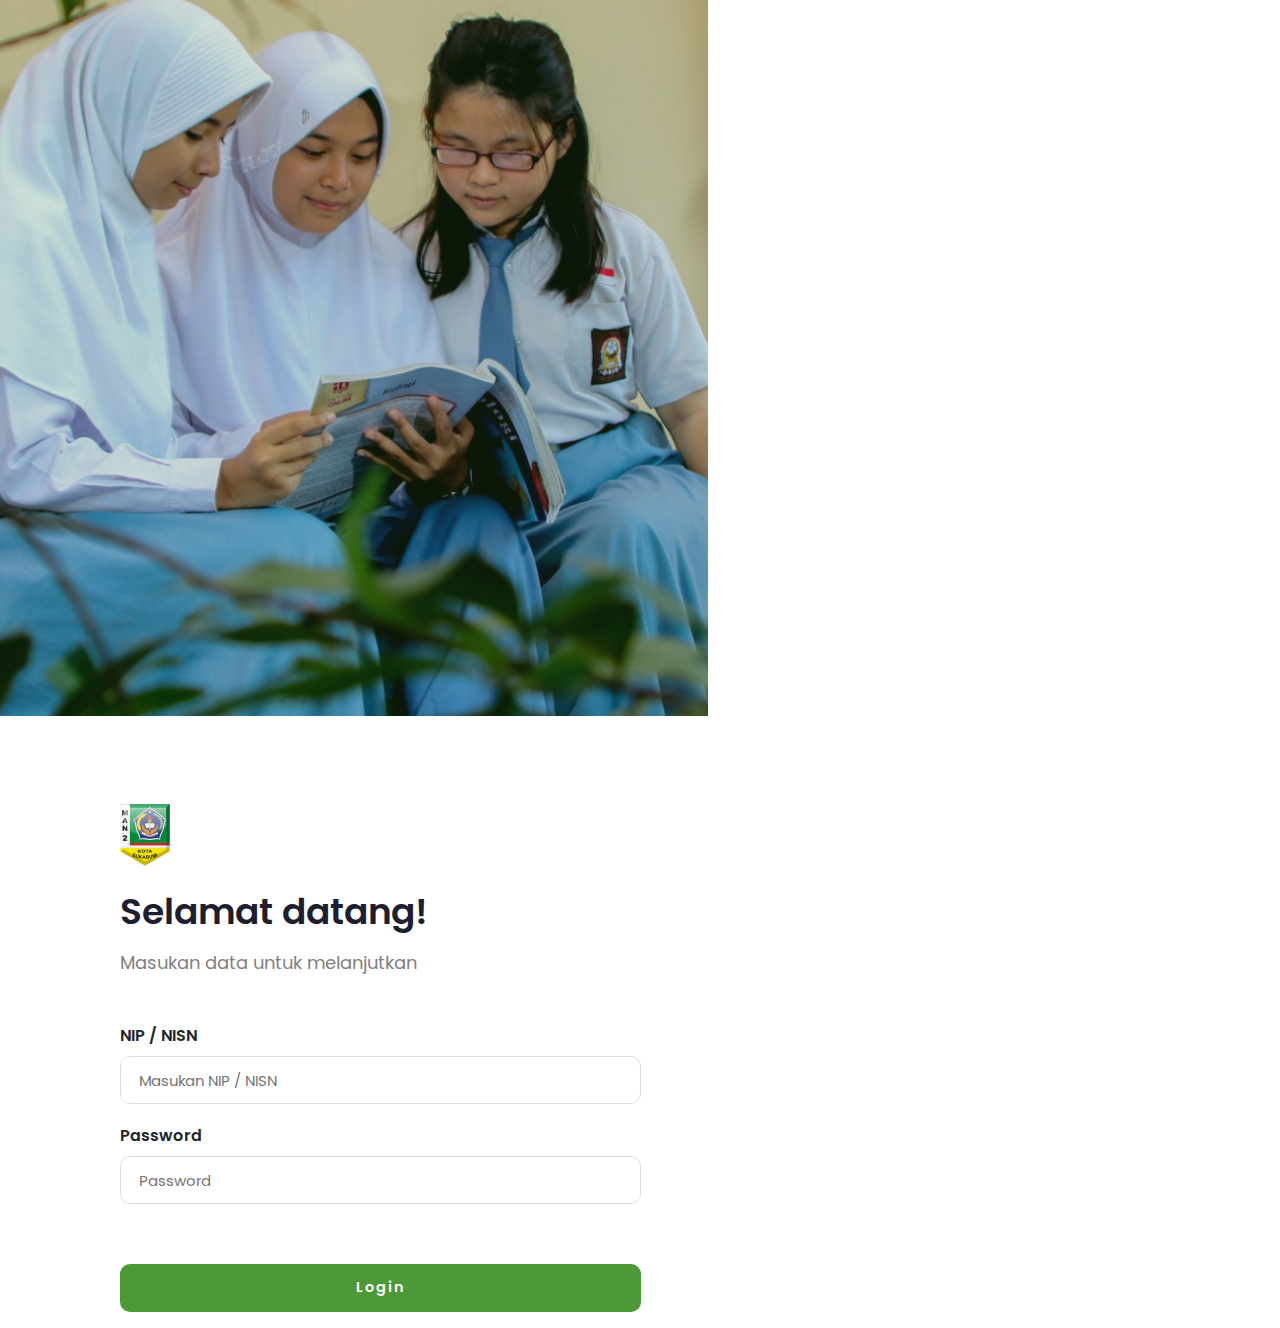
<file: index.html>
<!DOCTYPE html>
<html>
  <head>
    <title>Login Form</title>
    <meta charset="utf-8" />
    <meta
      name="viewport"
      content="width=device-width, initial-scale=1, shrink-to-fit=no"
    />
    <link rel="stylesheet" href="../src/css/bootstrap.min.css" />
    <link rel="stylesheet" href="../styles/login.css" />
  </head>
  <body>
    <div class="container-fluid">
      <div class="row">
        <img
          class="col-12 col-md-12 col-lg-4 col-xxl-6 img-login d-none d-lg-block"
          src="/assets/img_login.jpg"
          alt="Image Login"
        />
        <div class="col-12 col-md-12 col-lg-5 col-xxl-4 form-container">
          <div class="form-box">
            <div>
              <img
                class="logo-man mt-5"
                src="/assets/logo-man.png"
                alt="Logo MAN 3 Kota Sukabumi"
                width="50"
                height="62"
              />
              <h5 class="text-login mt-4">Selamat datang!</h5>

              <p class="text-form mt-3">Masukan data untuk melanjutkan</p>

              <form class="form-box">
                <label class="mb-2 fw-semibold">NIP / NISN</label>
                <div class="form-input">
                  <input
                    class="w-100 input-height"
                    type="text"
                    placeholder="Masukan NIP / NISN"
                    required
                  />
                </div>
                <label class="mb-2 fw-semibold">Password</label>
                <div class="form-input">
                  <input
                    class="w-100 input-height"
                    type="password"
                    placeholder="Password"
                    required
                  />
                </div>
                <!-- <div class="mb-3">
                  <div class="form-check">
                    <input
                      class="form-check-input"
                      type="checkbox"
                      id="flexCheckDefault"
                    />
                    <label
                      class="form-check-label checkbox"
                      for="flexCheckDefault"
                    >
                      Remember me
                    </label>
                  </div>
                </div>  -->
              </form>

              <div class="mb-3 button-submit">
                <button type="submit" class="btn btn-primary w-100">
                  <a class="text-white fw-semibold" href="pages/admin.html">
                    Login
                  </a>
                </button>
              </div>
            </div>
          </div>
        </div>
      </div>
    </div>
  </body>
</html>
</file>
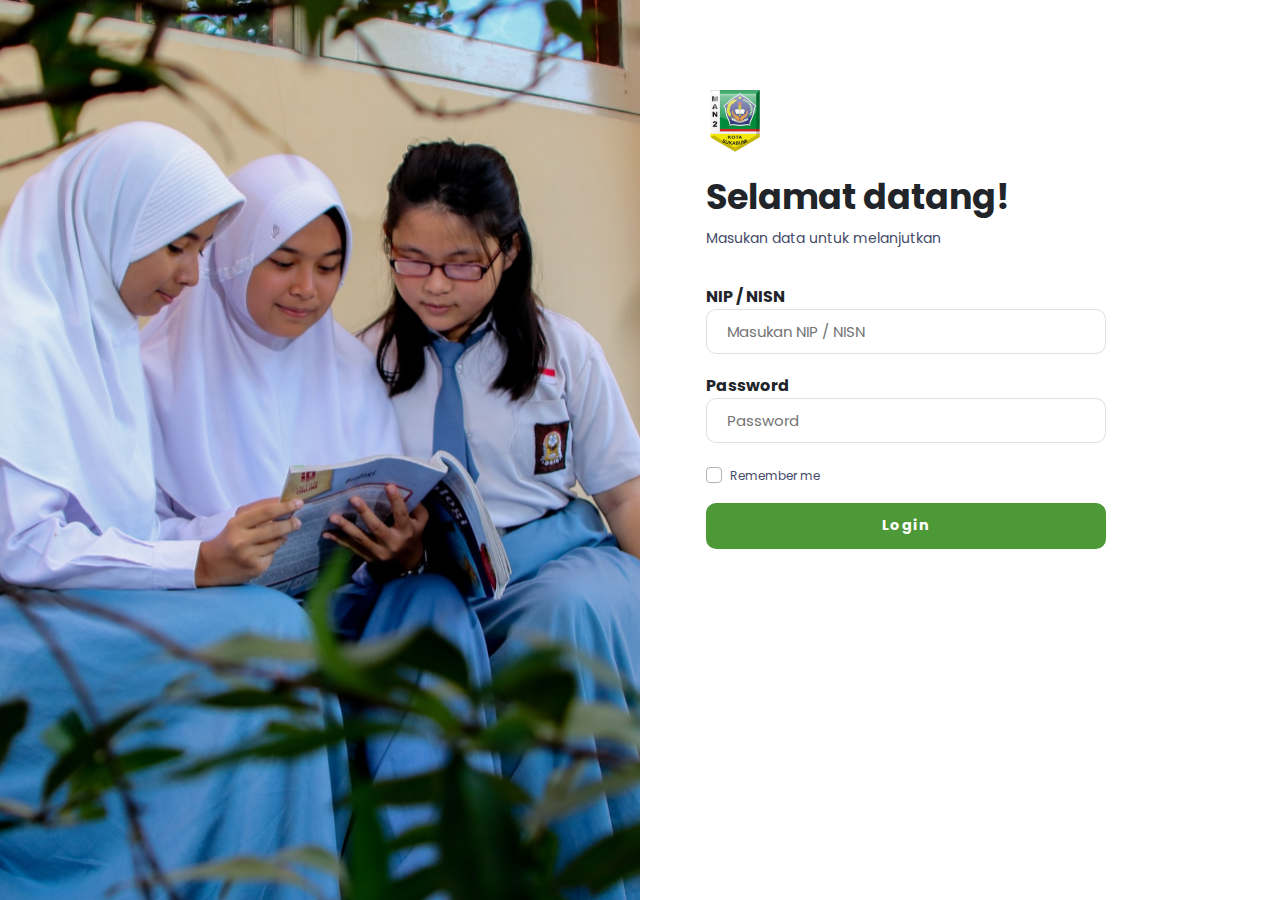
<file: pages/index.html>
<!DOCTYPE html>
<html>
<head>
    <title>Login Form</title>
    <meta charset="utf-8" />
    <meta
    name="viewport"
    content="width=device-width, initial-scale=1, shrink-to-fit=no"
    />
    <link rel="stylesheet" type="text/css" href="/styles/index.css" />
    <link
    rel="stylesheet"
    href="https://stackpath.bootstrapcdn.com/bootstrap/4.5.0/css/bootstrap.min.css"
    />
    <link
    href="https://stackpath.bootstrapcdn.com/font-awesome/4.7.0/css/font-awesome.min.css"
    rel="stylesheet"
    />
    <script src="https://code.jquery.com/jquery-3.5.1.slim.min.js"></script>
    <link rel="preconnect" href="https://fonts.googleapis.com" />
    <link rel="preconnect" href="https://fonts.gstatic.com" crossorigin />
    <link
    href="https://fonts.googleapis.com/css2?family=Poppins:wght@300;400;600&display=swap"
    rel="stylesheet"
    />
</head>
<body>
    <div class="container-fluid">
        <div class="row">
          <div class="col-lg-6 col-md-6 d-none d-md-block image-container"></div>
            <div class="col-lg-6 col-md-6 form-container">
                <div class="col-lg-8 col-md-12 col-sm-9 col-xs-12 form-box">
                    <div class="card-body">
                        <img src="/assets/logo-man.png" alt="" class="logo-man" />
                        <h4 class="title mt-4 ml-lg-3">Selamat datang!</h4>
                        <p class="text-1 ml-lg-3 text-login">Masukan data untuk melanjutkan</p>
                        <form class="form-box px-3">
                            <span class="NIP">NIP / NISN</span>
                        <div class="form-input">
                            <input
                            type="text"
                            name=""
                            placeholder="Masukan NIP / NISN"
                            tabindex="100"
                            required
                            />
                        </div>
                        <span class="NIP">Password</span>
                        <div class="form-input">
                            <input
                            type="password"
                            name=""
                            placeholder="Password"
                            required
                            />
                        </div>
            
                          <div class="mb-3">
                            <div class="custom-control custom-checkbox">
                              <input
                                type="checkbox"
                                class="custom-control-input"
                                id="cb1"
                                name=""
                              />
                              <label class="custom-control-label Rem" for="cb1"
                                >Remember me</label
                              >
                            </div>
                          </div>
            
                          <div class="mb-3 button-submit">
                            <a href="#">
                              <button type="submit" class="btn btn-block">
                              Login
                              </button>
                            </a>
                          </div>
                    </div>
                </div>
            </div>
        </div>
    </div> 
</body>
</html>
</file>
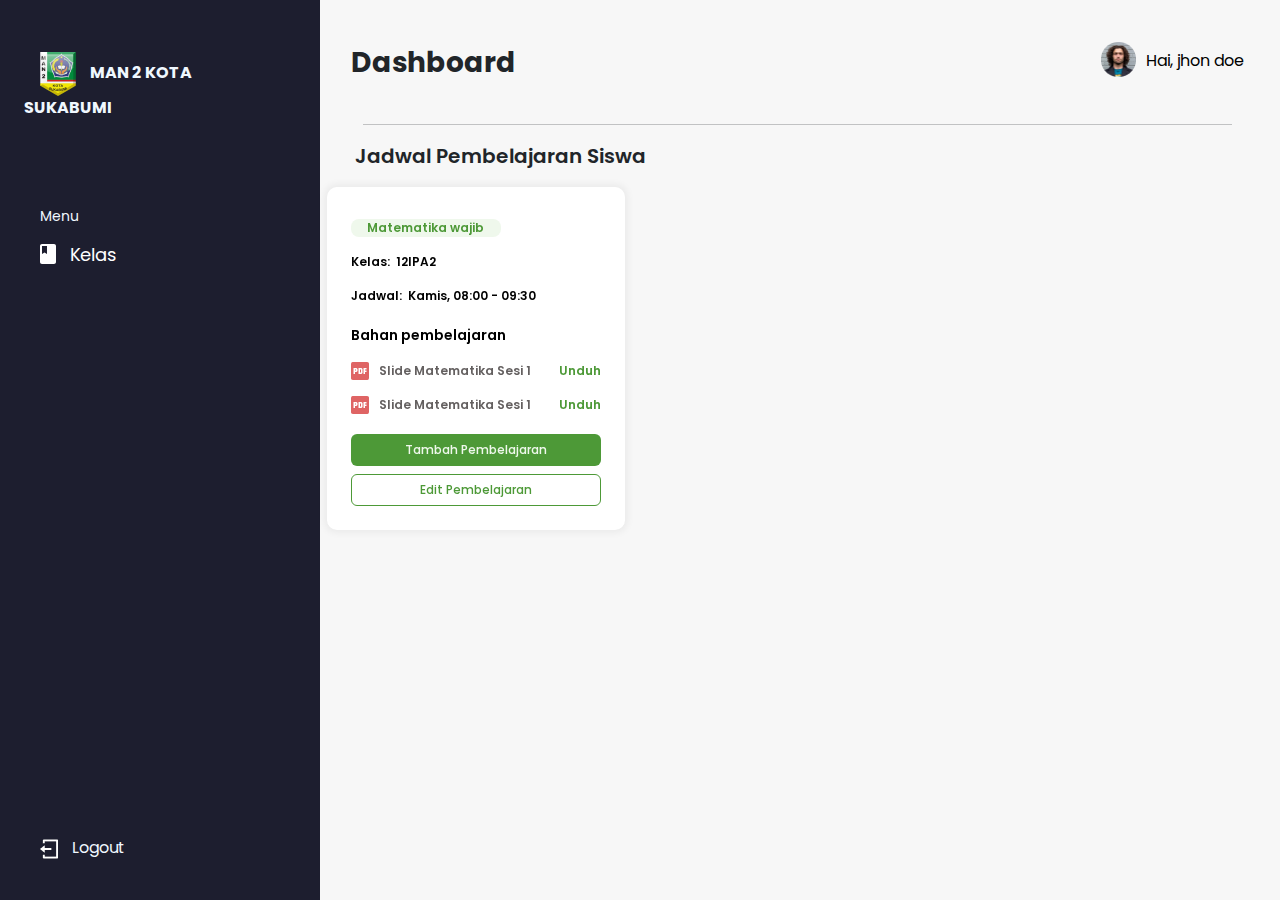
<file: pages/admin.html>
<!DOCTYPE html>
<html lang="en">
  <head>
    <meta charset="UTF-8" />
    <meta http-equiv="X-UA-Compatible" content="IE=edge" />
    <meta name="viewport" content="width=device-width, initial-scale=1.0" />
    <link rel="stylesheet" href="../src/css/bootstrap.min.css" />
    <link rel="stylesheet" href="../styles/index.css" />
    <title>Admin</title>
  </head>
  <body>
    <main class="containner" id="dashboard">
      <div class="sidebar d-none d-md-none d-lg-block position-fixed">
        <div class="header p-4">
          <div class="list-item">
            <a href="#" class="p-3">
              <img src="/assets/logo-man-2.png" alt="" class="icon" />
              <span class="text-judul">MAN 2 KOTA SUKABUMI</span>
            </a>

            <div class="main">
              <ul class="list p-3">
                <li class="menu">Menu</li>
                <li class="menu-das">
                  <a href="#">
                    <img src="/assets/logo-kelas.svg" alt="" class="icon2" />
                    <span class="text-das align-text-top">Kelas</span>
                  </a>
                </li>
              </ul>
            </div>
          </div>
          <footer>
            <a href="../index.html" class="p-3">
              <img src="/assets/logout.png" alt="" class="icon-logout" />
              <span class="text-logout">Logout</span>
            </a>
          </footer>
        </div>
      </div>

      <div class="main-content">
        <nav
          class="navbar navbar-light bg-white navbar-expand fixed-bottom d-lg-none p-0"
        >
          <ul class="navbar-nav nav-justified w-100">
            <li class="nav-item">
              <a href="#" class="nav-link text-center">
                <img src="/assets/das-nav.svg" alt="" class="" />
                <span class="small d-block">Dashboard</span>
              </a>
            </li>

            <li class="nav-item dropup">
              <a
                href="#"
                class="nav-link text-center"
                role="button"
                id="dropdownMenuProfile"
                data-toggle="dropdown"
                aria-haspopup="true"
                aria-expanded="false"
              >
                <img src="/assets/log-nav.svg" alt="" class="" />
                <span class="small d-block">Logout</span>
              </a>
            </li>
          </ul>
        </nav>

        <!-- end -->
        <div class="container-fluid d-flex justify-content-between mt-2">
          <span class="d-lg-none img-tab p-3">
            <img src="/assets/logo-man-2.png" alt="" />
          </span>
          <p
            class="navbar-brand-title p-4 pt-4 text-decoration-none d-none d-sm-none d-lg-block"
          >
            Dashboard
          </p>
          <a class="navbar-brand p-4 pt-4 d-flex" href="#">
            <img
              src="/assets/foto-profil.png"
              alt=""
              class="d-inline-block img-profile"
            />
            <p class="text-profile align-text-top d-none d-sm-none d-md-block">
              Hai, jhon doe
            </p>
          </a>
        </div>
        <hr class="mt-0 mx-5" />

        <section id="Jadwal">
          <div class="container">
            <div class="row">
              <div class="col-12">
                <span class="title-card">Jadwal Pembelajaran Siswa</span>
              </div>
            </div>

            <!-- card -->
            <div class="row mb-5">
              <div class="col-md-6 col-lg-5 col-xl-4 m-0">
                <div class="card-jadwal">
                  <div class="card-content mx-auto">
                    <p class="card-matkul my-2">Matematika wajib</p>

                    <div class="kelas-jadwal p mt-3 mb-0">
                      <div class="kelas d-flex">
                        <p>Kelas: &nbsp;</p>
                        <span>12IPA2</span>
                      </div>
                      <div class="jadwal d-flex">
                        <p>Jadwal: &nbsp;</p>
                        <span id="jadwal-guru">Kamis, 08:00 - 09:30</span>
                      </div>
                    </div>

                    <div class="card-unduh my-1">
                      <p class="p-guru">Bahan pembelajaran</p>
                      <div class="d-flex card-profile" href="#">
                        <img
                          src="/assets/pdf.png"
                          alt=""
                          class="d-inline-block img-profile card-image"
                        />
                        <p class="mapel">Slide Matematika Sesi 1</p>
                        <div class="button-unduh">
                          <a class="download text-decoration-none" href="http"
                            >Unduh</a
                          >
                        </div>
                        <div class="clear"></div>
                      </div>
                      <div class="d-flex card-profile" href="#">
                        <img
                          src="/assets/pdf.png"
                          alt=""
                          class="d-inline-block img-profile card-image"
                        />
                        <p class="mapel">Slide Matematika Sesi 1</p>
                        <div class="button-unduh">
                          <a class="download text-decoration-none" href="http"
                            >Unduh</a
                          >
                        </div>
                        <div class="clear"></div>
                      </div>
                    </div>
                  </div>

                  <!-- modal -->
                  <!-- Button trigger modal -->
                  <button
                    type="button"
                    class="btn btn-lapor w-100"
                    data-bs-toggle="modal"
                    data-bs-target="#staticBackdrop"
                  >
                    Tambah Pembelajaran
                  </button>

                  <button
                    type="button"
                    class="btn btn-lapor-guru w-100 d-flex justify-content-center mt-2"
                    data-bs-toggle="modal"
                    data-bs-target="#staticBackdrop"
                  >
                    Edit Pembelajaran
                  </button>

                  <!-- Modal -->
                  <div
                    class="modal fade"
                    id="staticBackdrop"
                    data-bs-backdrop="static"
                    data-bs-keyboard="false"
                    tabindex="-1"
                    aria-labelledby="staticBackdropLabel"
                    aria-hidden="true"
                  >
                    <div class="modal-dialog">
                      <div class="modal-content p-3">
                        <div class="modal-header">
                          <span class="modal-title" id="">
                            Bahan Pembelajaran
                          </span>
                          <button
                            type="button"
                            class="btn-close"
                            data-bs-dismiss="modal"
                            aria-label="Close"
                          ></button>
                        </div>

                        <div class="modal-body mt-4">
                          <div>
                            <p class="text-absen-siswa">Tambah Pelajaran</p>
                            <div class="input-group custom-file-button">
                              <input
                                type="file"
                                class="form-control"
                                id="inputGroupFile"
                              />
                            </div>
                            <div class="mb-3 my-3 text-keterangan">
                              <label
                                for="exampleFormControlTextarea1"
                                class="form-label mb-3"
                                >Bahan Pembelajaran</label
                              >
                              <div class="d-flex modal-guru" href="#">
                                <img
                                  src="/assets/pdf.png"
                                  alt=""
                                  class="d-inline-block img-profile modal-image-guru"
                                />
                                <span class="mapel-guru"
                                  >Slide Matematika Sesi 1</span
                                >
                                <div class="button-unduh">
                                  <a
                                    class="delete text-decoration-none text-danger"
                                    href=""
                                    >Hapus</a
                                  >
                                </div>
                                <div class="clear"></div>
                              </div>
                            </div>
                          </div>
                        </div>

                        <div class="modal-footer">
                          <button
                            type="button"
                            class="btn btn-submit-laporan w-100"
                          >
                            <a href="#" class="text-decoration-none text-light"
                              >Submit</a
                            >
                          </button>
                        </div>
                      </div>
                    </div>
                  </div>
                </div>
              </div>
            </div>
          </div>
        </section>
      </div>
    </main>
  </body>
  <script src="../src/js/bootstrap.bundle.js"></script>
</html>
</file>
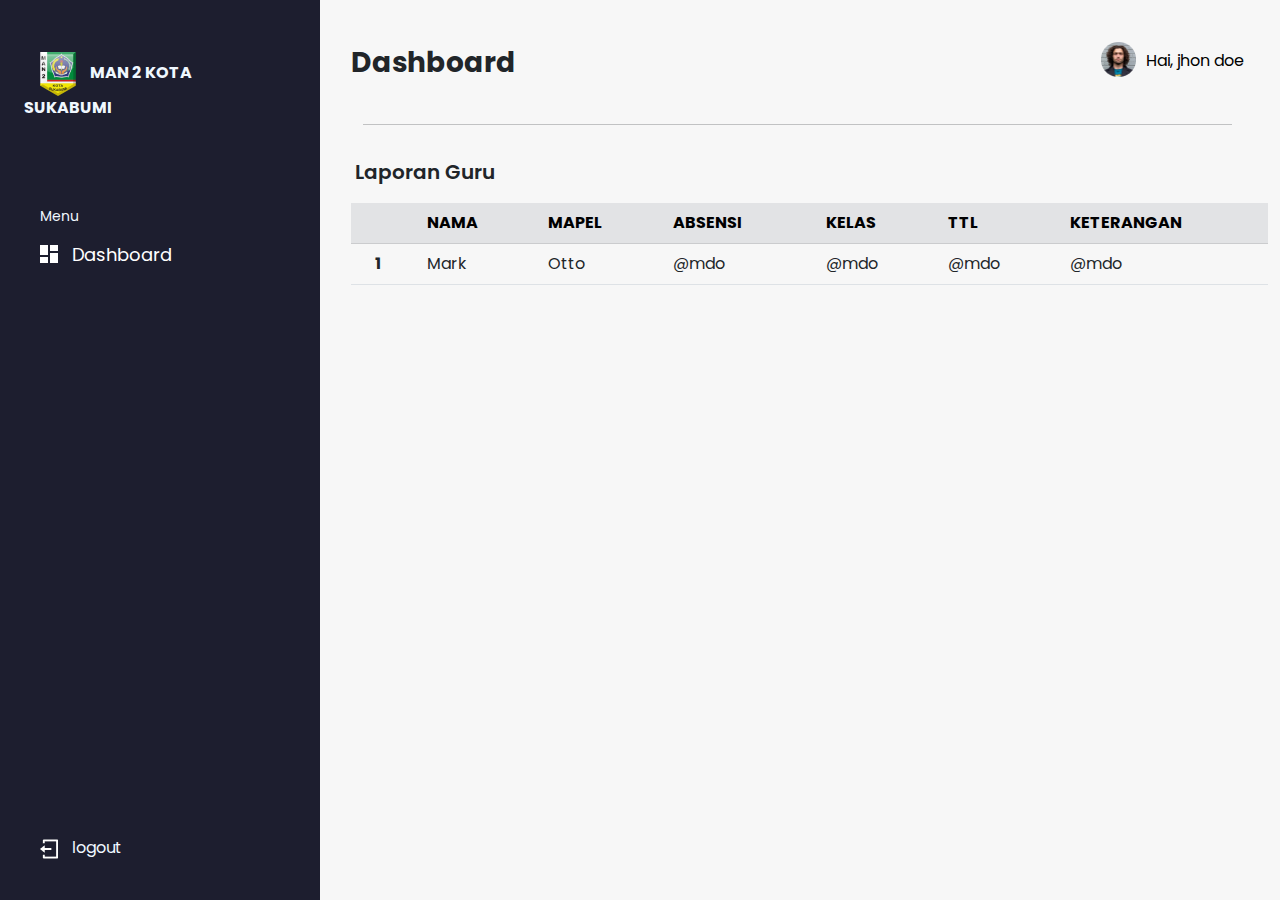
<file: pages/Kepsek.html>
<!DOCTYPE html>
<html lang="en">
  <head>
    <meta charset="UTF-8" />
    <meta http-equiv="X-UA-Compatible" content="IE=edge" />
    <meta name="viewport" content="width=device-width, initial-scale=1.0" />
    <link rel="stylesheet" href="../src/css/bootstrap.min.css" />
    <link rel="stylesheet" href="../styles/index.css" />
    <title>Super Admin</title>
  </head>
  <body>
    <main class="containner" id="dashboard">
      <div class="sidebar d-none d-md-none d-lg-block position-fixed">
        <div class="header p-4">
          <div class="list-item">
            <a href="#" class="p-3">
              <img src="/assets/logo-man-2.png" alt="" class="icon" />
              <span class="text-judul">MAN 2 KOTA SUKABUMI</span>
            </a>

            <div class="main">
              <ul class="list p-3">
                <li class="menu">Menu</li>
                <li class="menu-das">
                  <a href="#">
                    <img src="/assets/logo dash.png" alt="" class="icon2" />
                    <span class="text-das align-text-top">Dashboard</span>
                  </a>
                </li>
              </ul>
            </div>
          </div>
          <footer>
            <a href="#" class="p-3">
              <img src="/assets/logout.png" alt="" class="icon-logout" />
              <span class="text-logout">logout</span>
            </a>
          </footer>
        </div>
      </div>

      <div class="main-content">
        <nav
          class="navbar navbar-light bg-white navbar-expand fixed-bottom d-lg-none p-0"
        >
          <ul class="navbar-nav nav-justified w-100">
            <li class="nav-item">
              <a href="#" class="nav-link text-center">
                <img src="/assets/das-nav.svg" alt="" class="" />
                <span class="small d-block">Dashboard</span>
              </a>
            </li>

            <li class="nav-item dropup">
              <a
                href="#"
                class="nav-link text-center"
                role="button"
                id="dropdownMenuProfile"
                data-toggle="dropdown"
                aria-haspopup="true"
                aria-expanded="false"
              >
                <img src="/assets/log-nav.svg" alt="" class="" />
                <span class="small d-block">Logout</span>
              </a>
            </li>
          </ul>
        </nav>

        <!-- end -->

        <div class="container-fluid d-flex justify-content-between mt-2">
          <span class="d-lg-none img-tab p-3">
            <img src="/assets/logo-man-2.png" alt="" />
          </span>
          <p
            class="navbar-brand-title p-4 pt-4 text-decoration-none d-none d-sm-none d-lg-block"
          >
            Dashboard
          </p>
          <a class="navbar-brand p-4 pt-4 d-flex" href="#">
            <img
              src="/assets/foto-profil.png"
              alt=""
              class="d-inline-block img-profile"
            />
            <p class="text-profile align-text-top d-none d-sm-none d-md-block">
              Hai, jhon doe
            </p>
          </a>
        </div>
        <hr class="mt-0 mx-5" />

        <section id="Jadwal">
          <div class="container">
            <div class="row">
              <div class="col-12 mt-3">
                <span class="title-card">Laporan Guru</span>
              </div>
            </div>

            <!-- table -->

            <div class="table-responsive">
              <table class="table mx-4 mt-3 table-hover">
                <thead class="table-secondary">
                  <tr>
                    <th scope="col"></th>
                    <th scope="col">NAMA</th>
                    <th scope="col">MAPEL</th>
                    <th scope="col">ABSENSI</th>
                    <th scope="col">KELAS</th>
                    <th scope="col">TTL</th>
                    <th scope="col">KETERANGAN</th>
                  </tr>
                </thead>
                <tbody>
                  <tr>
                    <th scope="row" class="ps-4">1</th>
                    <td>Mark</td>
                    <td>Otto</td>
                    <td>@mdo</td>
                    <td>@mdo</td>
                    <td>@mdo</td>
                    <td>@mdo</td>
                  </tr>
                </tbody>
              </table>
            </div>
          </div>
        </section>
      </div>
    </main>
  </body>
  <script src="../src/js/bootstrap.bundle.js"></script>
</html>
</file>
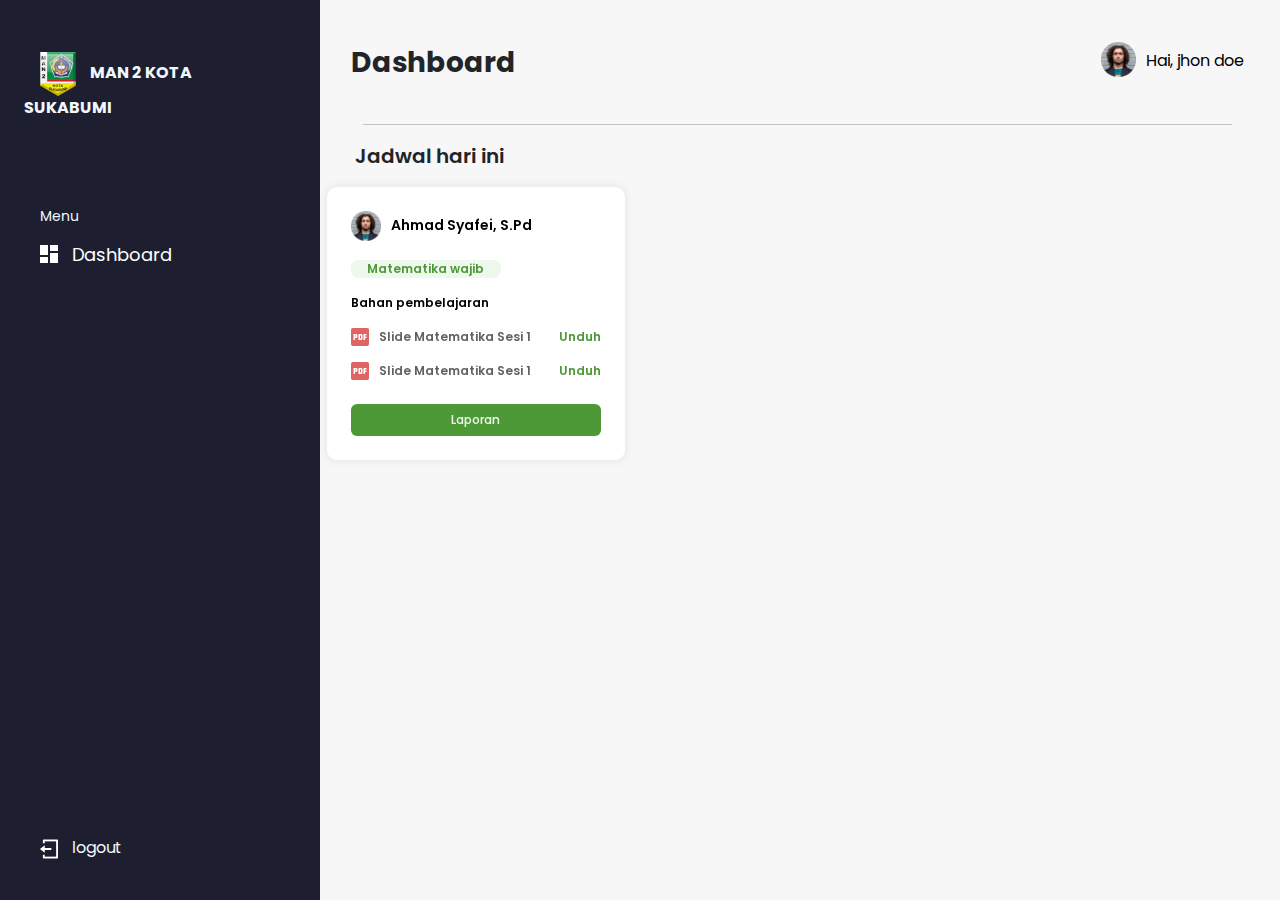
<file: pages/siswa.html>
<!DOCTYPE html>
<html lang="en">
  <head>
    <meta charset="UTF-8" />
    <meta http-equiv="X-UA-Compatible" content="IE=edge" />
    <meta name="viewport" content="width=device-width, initial-scale=1.0" />
    <link rel="stylesheet" href="../src/css/bootstrap.min.css" />
    <link rel="stylesheet" href="../styles/index.css" />
    <title>Admin</title>
  </head>
  <body>
    <main class="containner" id="dashboard">
      <div class="sidebar d-none d-md-none d-lg-block position-fixed">
        <div class="header p-4">
          <div class="list-item">
            <a href="#" class="p-3">
              <img src="/assets/logo-man-2.png" alt="" class="icon" />
              <span class="text-judul">MAN 2 KOTA SUKABUMI</span>
            </a>

            <div class="main">
              <ul class="list p-3">
                <li class="menu">Menu</li>
                <li class="menu-das">
                  <a href="#">
                    <img src="/assets/logo dash.png" alt="" class="icon2" />
                    <span class="text-das align-text-top">Dashboard</span>
                  </a>
                </li>
              </ul>
            </div>
          </div>
          <footer>
            <a href="#" class="p-3">
              <img src="/assets/logout.png" alt="" class="icon-logout" />
              <span class="text-logout">logout</span>
            </a>
          </footer>
        </div>
      </div>

      <div class="main-content">
        <nav
          class="navbar navbar-light bg-white navbar-expand fixed-bottom d-lg-none p-0"
        >
          <ul class="navbar-nav nav-justified w-100">
            <li class="nav-item">
              <a href="#" class="nav-link text-center">
                <img src="/assets/das-nav.svg" alt="" class="" />
                <span class="small d-block">Dashboard</span>
              </a>
            </li>

            <li class="nav-item dropup">
              <a
                href="#"
                class="nav-link text-center"
                role="button"
                id="dropdownMenuProfile"
                data-toggle="dropdown"
                aria-haspopup="true"
                aria-expanded="false"
              >
                <img src="/assets/log-nav.svg" alt="" class="" />
                <span class="small d-block">Logout</span>
              </a>
            </li>
          </ul>
        </nav>

        <!-- end -->
        <div class="container-fluid d-flex justify-content-between mt-2">
          <span class="d-lg-none img-tab p-3">
            <img src="/assets/logo-man-2.png" alt="" />
          </span>
          <p
            class="navbar-brand-title p-4 pt-4 text-decoration-none d-none d-sm-none d-lg-block"
          >
            Dashboard
          </p>
          <a class="navbar-brand p-4 pt-4 d-flex" href="#">
            <img
              src="/assets/foto-profil.png"
              alt=""
              class="d-inline-block img-profile"
            />
            <p class="text-profile align-text-top d-none d-sm-none d-md-block">
              Hai, jhon doe
            </p>
          </a>
        </div>
        <hr class="mt-0 mx-5" />

        <section id="Jadwal">
          <div class="container">
            <div class="row">
              <div class="col-12">
                <span class="title-card">Jadwal hari ini</span>
              </div>
            </div>
            <div class="row mb-5">
              <div class="col-md-6 col-lg-5 col-xl-4 m-0">
                <div class="card-jadwal">
                  <div class="card-content mx-auto">
                    <div class="d-flex card-profile" href="#">
                      <img
                        src="/assets/foto-profil.png"
                        alt=""
                        class="d-inline-block img-profile card-image"
                      />
                      <p class="pt-1">Ahmad Syafei, S.Pd</p>
                    </div>

                    <p class="card-matkul my-2">Matematika wajib</p>

                    <div class="card-unduh my-2 pt-2">
                      <p class="p">Bahan pembelajaran</p>
                      <div class="d-flex card-profile" href="#">
                        <img
                          src="/assets/pdf.png"
                          alt=""
                          class="d-inline-block img-profile card-image"
                        />
                        <p class="mapel">Slide Matematika Sesi 1</p>
                        <div class="button-unduh">
                          <a class="download text-decoration-none" href="http"
                            >Unduh</a
                          >
                        </div>
                        <div class="clear"></div>
                      </div>
                      <div class="d-flex card-profile" href="#">
                        <img
                          src="/assets/pdf.png"
                          alt=""
                          class="d-inline-block img-profile card-image"
                        />
                        <p class="mapel">Slide Matematika Sesi 1</p>
                        <div class="button-unduh">
                          <a class="download text-decoration-none" href="http"
                            >Unduh</a
                          >
                        </div>
                        <div class="clear"></div>
                      </div>
                    </div>
                  </div>

                  <!-- modal -->
                  <!-- Button trigger modal -->
                  <button
                    type="button"
                    class="btn btn-lapor w-100"
                    data-bs-toggle="modal"
                    data-bs-target="#staticBackdrop"
                  >
                    Laporan
                  </button>

                  <!-- Modal -->
                  <div
                    class="modal fade"
                    id="staticBackdrop"
                    data-bs-backdrop="static"
                    data-bs-keyboard="false"
                    tabindex="-1"
                    aria-labelledby="staticBackdropLabel"
                    aria-hidden="true"
                  >
                    <div class="modal-dialog">
                      <div class="modal-content p-3">
                        <div class="modal-header">
                          <span class="modal-title" id="">
                            Laporan Ketua kelas
                          </span>
                          <button
                            type="button"
                            class="btn-close"
                            data-bs-dismiss="modal"
                            aria-label="Close"
                          ></button>
                        </div>

                        <div class="modal-body">
                          <div>
                            <p class="text-absen mt-3">Kehadiran Guru</p>
                            <section class="Absen-check d-flex mt-1">
                              <div class="form-check">
                                <input
                                  class="form-check-input"
                                  type="radio"
                                  name="flexRadioDefault"
                                  id="flexRadioDefault1"
                                />
                                <label
                                  class="form-check-label"
                                  for="flexRadioDefault1"
                                >
                                  Hadir
                                </label>
                              </div>
                              <div class="form-check mx-2">
                                <input
                                  class="form-check-input"
                                  type="radio"
                                  name="flexRadioDefault"
                                  id="flexRadioDefault2"
                                  checked
                                />
                                <label
                                  class="form-check-label"
                                  for="flexRadioDefault2"
                                >
                                  Absen
                                </label>
                              </div>
                            </section>
                            <div class="mb-3 my-3 text-keterangan">
                              <label
                                for="exampleFormControlTextarea1"
                                class="form-label mb-3"
                                >Keterangan</label
                              >
                              <textarea
                                class="form-control inputan"
                                id="exampleFormControlTextarea1"
                                rows="3"
                                placeholder="Masukan Keterangan"
                              ></textarea>
                            </div>
                          </div>
                        </div>

                        <div class="modal-body">
                          <div>
                            <p class="text-absen-siswa">Kehadiran Siswa</p>
                            <section class="Absen-check d-flex mt-1">
                              <div class="form-check">
                                <input
                                  class="form-check-input"
                                  type="radio"
                                  name="flexRadioDefault1"
                                  id="flexRadioDefault3"
                                />
                                <label
                                  class="form-check-label"
                                  for="flexRadioDefault3"
                                >
                                  Hadir
                                </label>
                              </div>
                              <div class="form-check mx-2">
                                <input
                                  class="form-check-input"
                                  type="radio"
                                  name="flexRadioDefault1"
                                  id="flexRadioDefault4"
                                  checked
                                />
                                <label
                                  class="form-check-label"
                                  for="flexRadioDefault4"
                                >
                                  Absen
                                </label>
                              </div>
                            </section>
                            <div class="mb-3 my-3 text-keterangan">
                              <label
                                for="exampleFormControlTextarea1"
                                class="form-label mb-3"
                                >Keterangan</label
                              >
                              <p class="p-siswa">
                                Inputkan Nama dan Keterangan Sakit, Izin, Alfa
                              </p>
                              <textarea
                                class="form-control inputan"
                                id="exampleFormControlTextarea1"
                                rows="3"
                                placeholder="Masukan Keterangan"
                              ></textarea>
                            </div>
                          </div>
                        </div>

                        <div class="modal-footer">
                          <button
                            type="button"
                            class="btn btn-submit-laporan w-100"
                          >
                            <a href="#" class="text-decoration-none"
                              >Kirim laporan</a
                            >
                          </button>
                        </div>
                      </div>
                    </div>
                  </div>
                </div>
              </div>
            </div>
          </div>
        </section>
      </div>
    </main>
  </body>
  <script src="../src/js/bootstrap.bundle.js"></script>
</html>
</file>
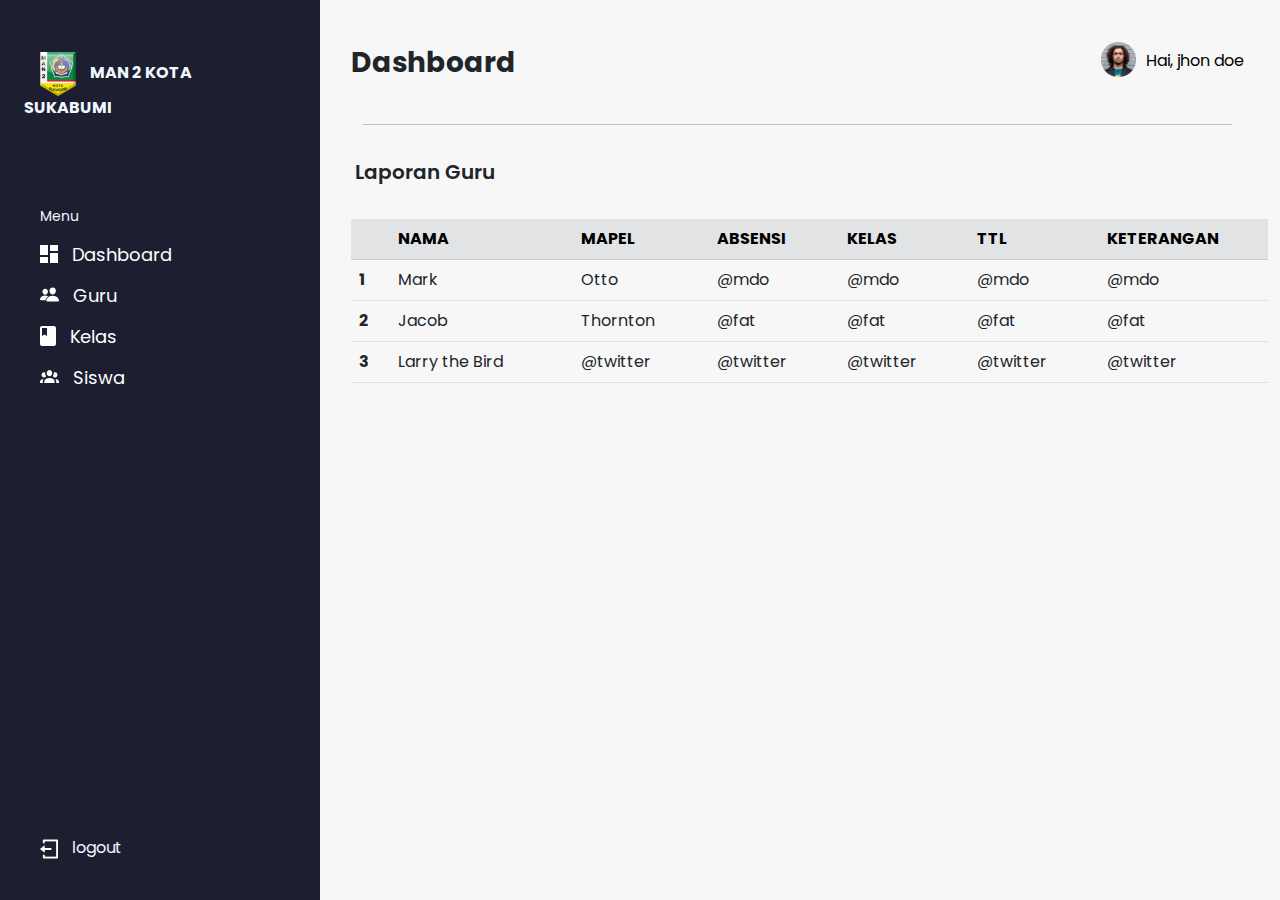
<file: pages/super_admin.html>
<!DOCTYPE html>
<html lang="en">
  <head>
    <meta charset="UTF-8" />
    <meta http-equiv="X-UA-Compatible" content="IE=edge" />
    <meta name="viewport" content="width=device-width, initial-scale=1.0" />
    <link rel="stylesheet" href="../src/css/bootstrap.min.css" />
    <link rel="stylesheet" href="../styles/index.css" />
    <title>Super Admin</title>
  </head>
  <body>
    <main class="containner" id="dashboard">
      <div class="sidebar d-none d-md-none d-lg-block position-fixed">
        <div class="header p-4">
          <div class="list-item">
            <a href="#" class="p-3">
              <img src="/assets/logo-man-2.png" alt="" class="icon" />
              <span class="text-judul">MAN 2 KOTA SUKABUMI</span>
            </a>

            <div class="main">
              <ul class="list p-3">
                <li class="menu">Menu</li>
                <li class="menu-das">
                  <a href="#">
                    <img src="/assets/logo dash.png" alt="" class="icon2" />
                    <span class="text-das align-text-top">Dashboard</span>
                  </a>
                </li>
                <li class="menu-das">
                  <a href="super_admin_guru.html">
                    <img src="/assets/guru-logo.svg" alt="" class="icon2" />
                    <span class="text-das align-text-top">Guru</span>
                  </a>
                </li>
                <li class="menu-das">
                  <a href="#">
                    <img src="/assets/logo-kelas.svg" alt="" class="icon2" />
                    <span class="text-das align-text-top">Kelas</span>
                  </a>
                </li>
                <li class="menu-das">
                  <a href="#">
                    <img src="/assets/siswa-logo.svg" alt="" class="icon2" />
                    <span class="text-das align-text-top">Siswa</span>
                  </a>
                </li>
              </ul>
            </div>
          </div>
          <footer>
            <a href="#" class="p-3">
              <img src="/assets/logout.png" alt="" class="icon-logout" />
              <span class="text-logout">logout</span>
            </a>
          </footer>
        </div>
      </div>

      <div class="main-content">
        <nav
          class="navbar navbar-light bg-white navbar-expand fixed-bottom d-lg-none p-0"
        >
          <ul class="navbar-nav nav-justified w-100">
            <li class="nav-item">
              <a href="#" class="nav-link text-center">
                <img src="/assets/das-nav.svg" alt="" class="" />
                <span class="small d-block">Dashboard</span>
              </a>
            </li>
            <li class="nav-item">
              <a href="#" class="nav-link text-center">
                <img src="/assets/guru1-logo.svg" alt="" class="" />
                <span class="small d-block">Guru</span>
              </a>
            </li>
            <li class="nav-item">
              <a href="#" class="nav-link text-center">
                <img src="/assets/kelas1-logo.svg" alt="" class="" />
                <span class="small d-block">Kelas</span>
              </a>
            </li>
            <li class="nav-item">
              <a href="#" class="nav-link text-center">
                <img src="/assets/siswa1-logo.svg" alt="" class="" />
                <span class="small d-block">Siswa</span>
              </a>
            </li>

            <li class="nav-item dropup">
              <a
                href="#"
                class="nav-link text-center"
                role="button"
                id="dropdownMenuProfile"
                data-toggle="dropdown"
                aria-haspopup="true"
                aria-expanded="false"
              >
                <img src="/assets/log-nav.svg" alt="" class="" />
                <span class="small d-block">Logout</span>
              </a>
            </li>
          </ul>
        </nav>

        <!-- end -->
        <div class="container-fluid d-flex justify-content-between mt-2">
          <span class="d-lg-none img-tab p-3">
            <img src="/assets/logo-man-2.png" alt="" />
          </span>
          <p
            class="navbar-brand-title p-4 pt-4 text-decoration-none d-none d-sm-none d-lg-block"
          >
            Dashboard
          </p>
          <a class="navbar-brand p-4 pt-4 d-flex" href="#">
            <img
              src="/assets/foto-profil.png"
              alt=""
              class="d-inline-block img-profile"
            />
            <p class="text-profile align-text-top d-none d-sm-none d-md-block">
              Hai, jhon doe
            </p>
          </a>
        </div>
        <hr class="mt-0 mx-5" />

        <section id="Jadwal">
          <div class="container">
            <div class="row">
              <div class="col-12 my-3">
                <span class="title-card">Laporan Guru</span>
              </div>
            </div>

            <!-- table -->
            <div class="table-responsive">
              <table class="table table-hover mx-4 mt-3">
                <thead class="table-secondary">
                  <tr>
                    <th scope="col"></th>
                    <th scope="col">NAMA</th>
                    <th scope="col">MAPEL</th>
                    <th scope="col">ABSENSI</th>
                    <th scope="col">KELAS</th>
                    <th scope="col">TTL</th>
                    <th scope="col">KETERANGAN</th>
                  </tr>
                </thead>
                <tbody>
                  <tr>
                    <th scope="row">1</th>
                    <td>Mark</td>
                    <td>Otto</td>
                    <td>@mdo</td>
                    <td>@mdo</td>
                    <td>@mdo</td>
                    <td>@mdo</td>
                  </tr>
                  <tr>
                    <th scope="row">2</th>
                    <td>Jacob</td>
                    <td>Thornton</td>
                    <td>@fat</td>
                    <td>@fat</td>
                    <td>@fat</td>
                    <td>@fat</td>
                  </tr>
                  <tr>
                    <th scope="row">3</th>
                    <td>Larry the Bird</td>
                    <td>@twitter</td>
                    <td>@twitter</td>
                    <td>@twitter</td>
                    <td>@twitter</td>
                    <td>@twitter</td>
                  </tr>
                </tbody>
              </table>
            </div>
          </div>
        </section>
      </div>
    </main>
  </body>
  <script src="../src/js/bootstrap.bundle.js"></script>
</html>
</file>
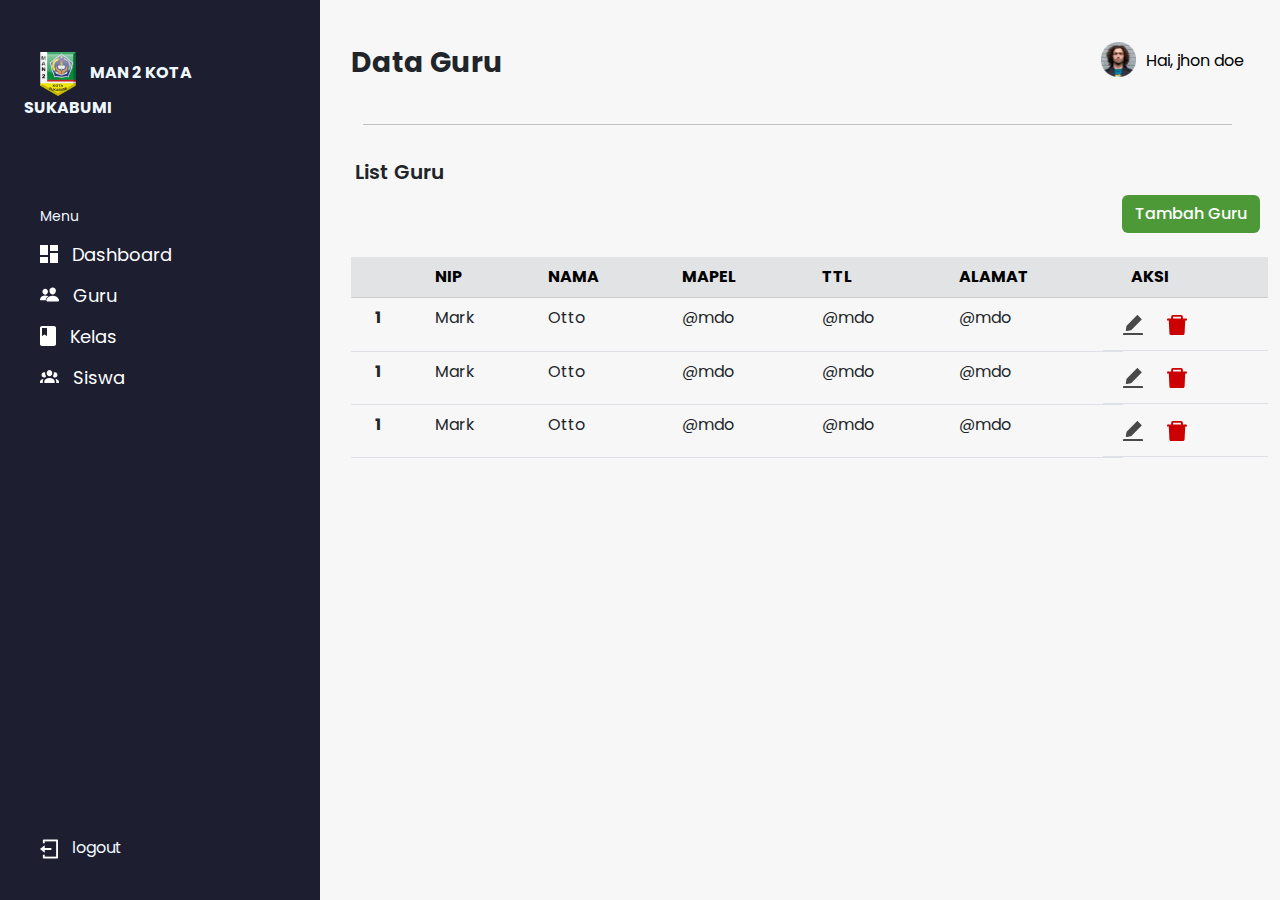
<file: pages/super_admin_guru.html>
<!DOCTYPE html>
<html lang="en">
  <head>
    <meta charset="UTF-8" />
    <meta http-equiv="X-UA-Compatible" content="IE=edge" />
    <meta name="viewport" content="width=device-width, initial-scale=1.0" />
    <link rel="stylesheet" href="../src/css/bootstrap.min.css" />
    <link rel="stylesheet" href="../styles/index.css" />
    <title>Super Admin</title>
  </head>
  <body>
    <main class="containner" id="dashboard">
      <div class="sidebar d-none d-md-none d-lg-block position-fixed">
        <div class="header p-4">
          <div class="list-item">
            <a href="#" class="p-3">
              <img src="/assets/logo-man-2.png" alt="" class="icon" />
              <span class="text-judul">MAN 2 KOTA SUKABUMI</span>
            </a>

            <div class="main">
              <ul class="list p-3">
                <li class="menu">Menu</li>
                <li class="menu-das">
                  <a href="super_admin.html">
                    <img src="/assets/logo dash.png" alt="" class="icon2" />
                    <span class="text-das align-text-top">Dashboard</span>
                  </a>
                </li>
                <li class="menu-das">
                  <a href="#">
                    <img src="/assets/guru-logo.svg" alt="" class="icon2" />
                    <span class="text-das align-text-top">Guru</span>
                  </a>
                </li>
                <li class="menu-das">
                  <a href="super_admin_kelas.html">
                    <img src="/assets/logo-kelas.svg" alt="" class="icon2" />
                    <span class="text-das align-text-top">Kelas</span>
                  </a>
                </li>
                <li class="menu-das">
                  <a href="super_admin_siswa.html">
                    <img src="/assets/siswa-logo.svg" alt="" class="icon2" />
                    <span class="text-das align-text-top">Siswa</span>
                  </a>
                </li>
              </ul>
            </div>
          </div>
          <footer>
            <a href="#" class="p-3">
              <img src="/assets/logout.png" alt="" class="icon-logout" />
              <span class="text-logout">logout</span>
            </a>
          </footer>
        </div>
      </div>

      <div class="main-content">
        <nav
          class="navbar navbar-light bg-white navbar-expand fixed-bottom d-lg-none p-0"
        >
          <ul class="navbar-nav nav-justified w-100">
            <li class="nav-item">
              <a href="super_admin.html" class="nav-link text-center">
                <img src="/assets/das-nav.svg" alt="" class="" />
                <span class="small d-block">Dashboard</span>
              </a>
            </li>
            <li class="nav-item">
              <a href="#" class="nav-link text-center">
                <img src="/assets/guru1-logo.svg" alt="" class="" />
                <span class="small d-block">Guru</span>
              </a>
            </li>
            <li class="nav-item">
              <a href="super_admin_kelas.html" class="nav-link text-center">
                <img src="/assets/kelas1-logo.svg" alt="" class="" />
                <span class="small d-block">Kelas</span>
              </a>
            </li>
            <li class="nav-item">
              <a href="super_admin_siswa.html" class="nav-link text-center">
                <img src="/assets/siswa1-logo.svg" alt="" class="" />
                <span class="small d-block">Siswa</span>
              </a>
            </li>

            <li class="nav-item dropup">
              <a
                href="#"
                class="nav-link text-center"
                role="button"
                id="dropdownMenuProfile"
                data-toggle="dropdown"
                aria-haspopup="true"
                aria-expanded="false"
              >
                <img src="/assets/log-nav.svg" alt="" class="" />
                <span class="small d-block">Logout</span>
              </a>
            </li>
          </ul>
        </nav>

        <!-- end -->

        <div class="container-fluid d-flex justify-content-between mt-2">
          <span class="d-lg-none img-tab p-3">
            <img src="/assets/logo-man-2.png" alt="" />
          </span>
          <p
            class="navbar-brand-title p-4 pt-4 text-decoration-none d-none d-sm-none d-lg-block"
          >
            Data Guru
          </p>
          <a class="navbar-brand p-4 pt-4 d-flex" href="#">
            <img
              src="/assets/foto-profil.png"
              alt=""
              class="d-inline-block img-profile"
            />
            <p class="text-profile align-text-top d-none d-sm-none d-md-block">
              Hai, jhon doe
            </p>
          </a>
        </div>
        <hr class="mt-0 mx-5" />

        <section id="Jadwal">
          <div class="container">
            <div class="row">
              <div class="col-12 mt-3">
                <span class="title-card">List Guru</span>
              </div>
            </div>

            <!-- table -->

            <!-- modal -->

            <div class="btn-add d-flex justify-content-end me-2 mb-2">
              <button
                type="button"
                class="btn btn-tambah-guru mt-2"
                data-bs-toggle="modal"
                data-bs-target="#staticBackdrop"
              >
                Tambah Guru
              </button>
            </div>

            <div
              class="modal fade"
              id="staticBackdrop"
              data-bs-backdrop="static"
              data-bs-keyboard="false"
              tabindex="-1"
              aria-labelledby="staticBackdropLabel"
              aria-hidden="true"
            >
              <div class="modal-dialog">
                <div class="modal-content p-3">
                  <div class="modal-header ms-4">
                    <span class="modal-title" id=""> Tambah Guru </span>
                    <button
                      type="button"
                      class="btn-close"
                      data-bs-dismiss="modal"
                      aria-label="Close"
                    ></button>
                  </div>

                  <div class="modal-body mt-0">
                    <!-- modal body -->
                    <form>
                      <div class="form-group my-2">
                        <label for="nip" class="mb-2">NIP</label>
                        <input
                          type="number"
                          class="form-control"
                          id="nip"
                          placeholder="Masukan NIP"
                        />
                      </div>
                      <div class="form-group my-2">
                        <label for="name" class="my-2">Nama</label>
                        <input
                          type="text"
                          class="form-control"
                          id="name"
                          placeholder="Masukan Nama"
                        />
                      </div>
                      <div class="form-group my-2">
                        <label for="mapel" class="my-2">Mata Pelajaran</label>
                        <input
                          type="text"
                          class="form-control"
                          id="mapel"
                          placeholder="Mata Pelajaran"
                        />
                      </div>
                      <div class="form-group my-2">
                        <label for="ttl" class="my-2">Tanggal Lahir</label>
                        <input type="date" class="form-control" id="ttl" />
                      </div>
                      <div class="form-group my-2">
                        <label for="alamat" class="my-2">Alamat</label>
                        <textarea
                          class="form-control"
                          id="alamat"
                          rows="3"
                          placeholder="Masukan Alamat Lengkap"
                        ></textarea>
                      </div>
                    </form>
                  </div>

                  <div class="modal-footer">
                    <button type="button" class="btn btn-submit-laporan w-100">
                      <a href="#" class="text-decoration-none text-light"
                        >Tambahkan Guru</a
                      >
                    </button>
                  </div>
                </div>
              </div>
            </div>
            <!-- end modal -->

            <div class="table-responsive">
              <table class="table mx-4 mt-3">
                <thead class="table-secondary">
                  <tr>
                    <th scope="col"></th>
                    <th scope="col">NIP</th>
                    <th scope="col">NAMA</th>
                    <th scope="col">MAPEL</th>
                    <th scope="col">TTL</th>
                    <th scope="col">ALAMAT</th>
                    <th scope="col">AKSI</th>
                  </tr>
                </thead>
                <tbody>
                  <tr>
                    <th scope="row" class="ps-4">1</th>
                    <td>Mark</td>
                    <td>Otto</td>
                    <td>@mdo</td>
                    <td>@mdo</td>
                    <td>@mdo</td>
                    <td class="d-flex btn-aksi">
                      <button
                        type="button"
                        class="btn btn-edit-guru border-0"
                        data-bs-toggle="modal"
                        data-bs-target="#staticBackdrop1"
                      >
                        <img src="/assets/edit.svg" alt="" />
                      </button>

                      <!-- modal -->
                      <div
                        class="modal fade"
                        id="staticBackdrop1"
                        data-bs-backdrop="static"
                        data-bs-keyboard="false"
                        tabindex="-1"
                        aria-labelledby="staticBackdropLabel"
                        aria-hidden="true"
                      >
                        <div class="modal-dialog">
                          <div class="modal-content p-3">
                            <div class="modal-header ms-4">
                              <span class="modal-title" id="">
                                Edit Data Guru
                              </span>
                              <button
                                type="button"
                                class="btn-close"
                                data-bs-dismiss="modal"
                                aria-label="Close"
                              ></button>
                            </div>

                            <div class="modal-body mt-0">
                              <!-- modal body -->
                              <form>
                                <div class="form-group my-2">
                                  <label for="nip" class="mb-2">NIP</label>
                                  <input
                                    type="number"
                                    class="form-control"
                                    id="nip"
                                    placeholder="Masukan NIP"
                                  />
                                </div>
                                <div class="form-group my-2">
                                  <label for="name" class="my-2">Nama</label>
                                  <input
                                    type="text"
                                    class="form-control"
                                    id="name"
                                    placeholder="Masukan Nama"
                                  />
                                </div>
                                <div class="form-group my-2">
                                  <label for="mapel" class="my-2"
                                    >Mata Pelajaran</label
                                  >
                                  <input
                                    type="text"
                                    class="form-control"
                                    id="mapel"
                                    placeholder="Mata Pelajaran"
                                  />
                                </div>
                                <div class="form-group my-2">
                                  <label for="ttl" class="my-2"
                                    >Tanggal Lahir</label
                                  >
                                  <input
                                    type="date"
                                    class="form-control"
                                    id="ttl"
                                  />
                                </div>
                                <div class="form-group my-2">
                                  <label for="message" class="my-2"
                                    >Alamat</label
                                  >
                                  <textarea
                                    class="form-control"
                                    id="message"
                                    rows="3"
                                    placeholder="Masukan Alamat Lengkap"
                                  ></textarea>
                                </div>
                              </form>
                            </div>

                            <div class="modal-footer">
                              <button
                                type="button"
                                class="btn btn-submit-laporan w-100"
                              >
                                <a
                                  href="#"
                                  class="text-decoration-none text-light"
                                  >Edit Guru</a
                                >
                              </button>
                            </div>
                          </div>
                        </div>
                      </div>
                      <!-- end -->

                      <button class="border-0 btn btn-delete-guru" id="">
                        <img src="/assets/delete1.svg" alt="" />
                      </button>
                    </td>
                  </tr>
                  <tr>
                    <th scope="row" class="ps-4">1</th>
                    <td>Mark</td>
                    <td>Otto</td>
                    <td>@mdo</td>
                    <td>@mdo</td>
                    <td>@mdo</td>
                    <td class="d-flex btn-aksi">
                      <button
                        type="button"
                        class="btn btn-edit-guru border-0"
                        data-bs-toggle="modal"
                        data-bs-target="#staticBackdrop1"
                      >
                        <img src="/assets/edit.svg" alt="" />
                      </button>

                      <!-- modal -->
                      <div
                        class="modal fade"
                        id="staticBackdrop1"
                        data-bs-backdrop="static"
                        data-bs-keyboard="false"
                        tabindex="-1"
                        aria-labelledby="staticBackdropLabel"
                        aria-hidden="true"
                      >
                        <div class="modal-dialog">
                          <div class="modal-content p-3">
                            <div class="modal-header ms-4">
                              <span class="modal-title" id="">
                                Edit Data Guru
                              </span>
                              <button
                                type="button"
                                class="btn-close"
                                data-bs-dismiss="modal"
                                aria-label="Close"
                              ></button>
                            </div>

                            <div class="modal-body mt-0">
                              <!-- modal body -->
                              <form>
                                <div class="form-group my-2">
                                  <label for="nip" class="mb-2">NIP</label>
                                  <input
                                    type="number"
                                    class="form-control"
                                    id="nip"
                                    placeholder="Masukan NIP"
                                  />
                                </div>
                                <div class="form-group my-2">
                                  <label for="name" class="my-2">Nama</label>
                                  <input
                                    type="text"
                                    class="form-control"
                                    id="name"
                                    placeholder="Masukan Nama"
                                  />
                                </div>
                                <div class="form-group my-2">
                                  <label for="mapel" class="my-2"
                                    >Mata Pelajaran</label
                                  >
                                  <input
                                    type="text"
                                    class="form-control"
                                    id="mapel"
                                    placeholder="Mata Pelajaran"
                                  />
                                </div>
                                <div class="form-group my-2">
                                  <label for="ttl" class="my-2"
                                    >Tanggal Lahir</label
                                  >
                                  <input
                                    type="date"
                                    class="form-control"
                                    id="ttl"
                                  />
                                </div>
                                <div class="form-group my-2">
                                  <label for="message" class="my-2"
                                    >Alamat</label
                                  >
                                  <textarea
                                    class="form-control"
                                    id="message"
                                    rows="3"
                                    placeholder="Masukan Alamat Lengkap"
                                  ></textarea>
                                </div>
                              </form>
                            </div>

                            <div class="modal-footer">
                              <button
                                type="button"
                                class="btn btn-submit-laporan w-100"
                              >
                                <a
                                  href="#"
                                  class="text-decoration-none text-light"
                                  >Edit Guru</a
                                >
                              </button>
                            </div>
                          </div>
                        </div>
                      </div>
                      <!-- end -->

                      <button class="border-0 btn btn-delete-guru" id="">
                        <img src="/assets/delete1.svg" alt="" />
                      </button>
                    </td>
                  </tr>
                  <tr>
                    <th scope="row" class="ps-4">1</th>
                    <td>Mark</td>
                    <td>Otto</td>
                    <td>@mdo</td>
                    <td>@mdo</td>
                    <td>@mdo</td>
                    <td class="d-flex btn-aksi">
                      <button
                        type="button"
                        class="btn btn-edit-guru border-0"
                        data-bs-toggle="modal"
                        data-bs-target="#staticBackdrop1"
                      >
                        <img src="/assets/edit.svg" alt="" />
                      </button>

                      <!-- modal -->
                      <div
                        class="modal fade"
                        id="staticBackdrop1"
                        data-bs-backdrop="static"
                        data-bs-keyboard="false"
                        tabindex="-1"
                        aria-labelledby="staticBackdropLabel"
                        aria-hidden="true"
                      >
                        <div class="modal-dialog">
                          <div class="modal-content p-3">
                            <div class="modal-header ms-4">
                              <span class="modal-title" id="">
                                Edit Data Guru
                              </span>
                              <button
                                type="button"
                                class="btn-close"
                                data-bs-dismiss="modal"
                                aria-label="Close"
                              ></button>
                            </div>

                            <div class="modal-body mt-0">
                              <!-- modal body -->
                              <form>
                                <div class="form-group my-2">
                                  <label for="nip" class="mb-2">NIP</label>
                                  <input
                                    type="number"
                                    class="form-control"
                                    id="nip"
                                    placeholder="Masukan NIP"
                                  />
                                </div>
                                <div class="form-group my-2">
                                  <label for="name" class="my-2">Nama</label>
                                  <input
                                    type="text"
                                    class="form-control"
                                    id="name"
                                    placeholder="Masukan Nama"
                                  />
                                </div>
                                <div class="form-group my-2">
                                  <label for="mapel" class="my-2"
                                    >Mata Pelajaran</label
                                  >
                                  <input
                                    type="text"
                                    class="form-control"
                                    id="mapel"
                                    placeholder="Mata Pelajaran"
                                  />
                                </div>
                                <div class="form-group my-2">
                                  <label for="ttl" class="my-2"
                                    >Tanggal Lahir</label
                                  >
                                  <input
                                    type="date"
                                    class="form-control"
                                    id="ttl"
                                  />
                                </div>
                                <div class="form-group my-2">
                                  <label for="message" class="my-2"
                                    >Alamat</label
                                  >
                                  <textarea
                                    class="form-control"
                                    id="message"
                                    rows="3"
                                    placeholder="Masukan Alamat Lengkap"
                                  ></textarea>
                                </div>
                              </form>
                            </div>

                            <div class="modal-footer">
                              <button
                                type="button"
                                class="btn btn-submit-laporan w-100"
                              >
                                <a
                                  href="#"
                                  class="text-decoration-none text-light"
                                  >Edit Guru</a
                                >
                              </button>
                            </div>
                          </div>
                        </div>
                      </div>
                      <!-- end -->

                      <button class="border-0 btn btn-delete-guru" id="">
                        <img src="/assets/delete1.svg" alt="" />
                      </button>
                    </td>
                  </tr>
                </tbody>
              </table>
            </div>
          </div>
        </section>
      </div>
    </main>
  </body>
  <script src="../src/js/bootstrap.bundle.js"></script>
</html>
</file>
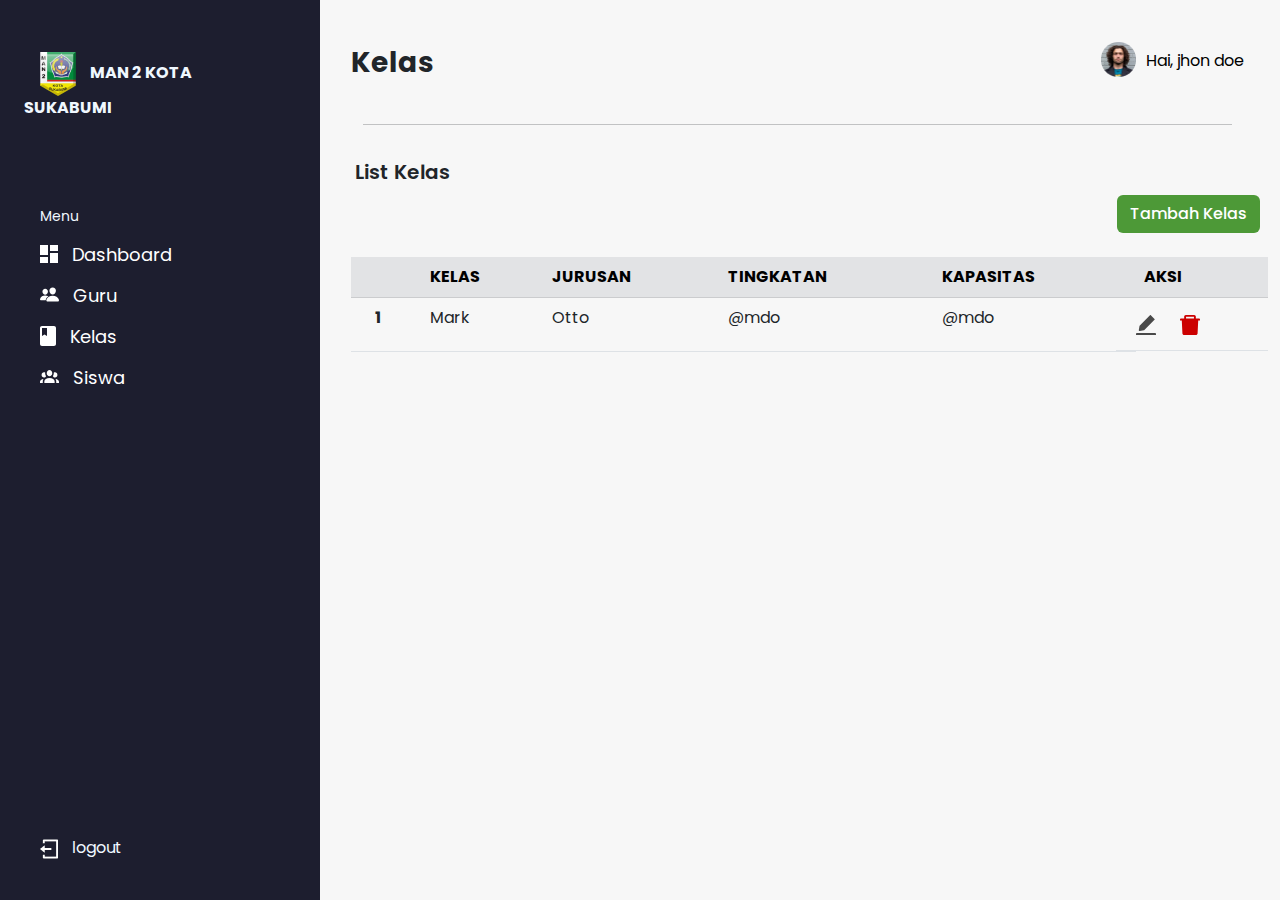
<file: pages/super_admin_kelas.html>
<!DOCTYPE html>
<html lang="en">
  <head>
    <meta charset="UTF-8" />
    <meta http-equiv="X-UA-Compatible" content="IE=edge" />
    <meta name="viewport" content="width=device-width, initial-scale=1.0" />
    <link rel="stylesheet" href="../src/css/bootstrap.min.css" />
    <link rel="stylesheet" href="../styles/index.css" />
    <title>Super Admin</title>
  </head>
  <body>
    <main class="containner" id="dashboard">
      <div class="sidebar d-none d-md-none d-lg-block position-fixed">
        <div class="header p-4">
          <div class="list-item">
            <a href="#" class="p-3">
              <img src="/assets/logo-man-2.png" alt="" class="icon" />
              <span class="text-judul">MAN 2 KOTA SUKABUMI</span>
            </a>

            <div class="main">
              <ul class="list p-3">
                <li class="menu">Menu</li>
                <li class="menu-das">
                  <a href="super_admin.html">
                    <img src="/assets/logo dash.png" alt="" class="icon2" />
                    <span class="text-das align-text-top">Dashboard</span>
                  </a>
                </li>
                <li class="menu-das">
                  <a href="super_admin_guru.html">
                    <img src="/assets/guru-logo.svg" alt="" class="icon2" />
                    <span class="text-das align-text-top">Guru</span>
                  </a>
                </li>
                <li class="menu-das">
                  <a href="#">
                    <img src="/assets/logo-kelas.svg" alt="" class="icon2" />
                    <span class="text-das align-text-top">Kelas</span>
                  </a>
                </li>
                <li class="menu-das">
                  <a href="super_admin_siswa.html">
                    <img src="/assets/siswa-logo.svg" alt="" class="icon2" />
                    <span class="text-das align-text-top">Siswa</span>
                  </a>
                </li>
              </ul>
            </div>
          </div>
          <footer>
            <a href="#" class="p-3">
              <img src="/assets/logout.png" alt="" class="icon-logout" />
              <span class="text-logout">logout</span>
            </a>
          </footer>
        </div>
      </div>

      <div class="main-content">
        <nav
          class="navbar navbar-light bg-white navbar-expand fixed-bottom d-lg-none p-0"
        >
          <ul class="navbar-nav nav-justified w-100">
            <li class="nav-item">
              <a href="super_admin.html" class="nav-link text-center">
                <img src="/assets/das-nav.svg" alt="" class="" />
                <span class="small d-block">Dashboard</span>
              </a>
            </li>
            <li class="nav-item">
              <a href="super_admin_guru.html" class="nav-link text-center">
                <img src="/assets/guru1-logo.svg" alt="" class="" />
                <span class="small d-block">Guru</span>
              </a>
            </li>
            <li class="nav-item">
              <a href="#" class="nav-link text-center">
                <img src="/assets/kelas1-logo.svg" alt="" class="" />
                <span class="small d-block">Kelas</span>
              </a>
            </li>
            <li class="nav-item">
              <a href="super_admin_siswa.html" class="nav-link text-center">
                <img src="/assets/siswa1-logo.svg" alt="" class="" />
                <span class="small d-block">Siswa</span>
              </a>
            </li>

            <li class="nav-item dropup">
              <a
                href="#"
                class="nav-link text-center"
                role="button"
                id="dropdownMenuProfile"
                data-toggle="dropdown"
                aria-haspopup="true"
                aria-expanded="false"
              >
                <img src="/assets/log-nav.svg" alt="" class="" />
                <span class="small d-block">Logout</span>
              </a>
            </li>
          </ul>
        </nav>

        <!-- end -->

        <div class="container-fluid d-flex justify-content-between mt-2">
          <span class="d-lg-none img-tab p-3">
            <img src="/assets/logo-man-2.png" alt="" />
          </span>
          <p
            class="navbar-brand-title p-4 pt-4 text-decoration-none d-none d-sm-none d-lg-block"
          >
            Kelas
          </p>
          <a class="navbar-brand p-4 pt-4 d-flex" href="#">
            <img
              src="/assets/foto-profil.png"
              alt=""
              class="d-inline-block img-profile"
            />
            <p class="text-profile align-text-top d-none d-sm-none d-md-block">
              Hai, jhon doe
            </p>
          </a>
        </div>
        <hr class="mt-0 mx-5" />

        <section id="Jadwal">
          <div class="container">
            <div class="row">
              <div class="col-12 mt-3">
                <span class="title-card">List Kelas</span>
              </div>
            </div>

            <!-- table -->

            <!-- modal -->

            <div class="btn-add d-flex justify-content-end me-2 mb-2">
              <button
                type="button"
                class="btn btn-tambah-guru mt-2"
                data-bs-toggle="modal"
                data-bs-target="#staticBackdrop"
              >
                Tambah Kelas
              </button>
            </div>

            <div
              class="modal fade"
              id="staticBackdrop"
              data-bs-backdrop="static"
              data-bs-keyboard="false"
              tabindex="-1"
              aria-labelledby="staticBackdropLabel"
              aria-hidden="true"
            >
              <div class="modal-dialog">
                <div class="modal-content p-3">
                  <div class="modal-header ms-4">
                    <span class="modal-title" id=""> Tambah Kelas </span>
                    <button
                      type="button"
                      class="btn-close"
                      data-bs-dismiss="modal"
                      aria-label="Close"
                    ></button>
                  </div>

                  <div class="modal-body mt-0">
                    <!-- modal body -->
                    <form>
                      <div class="form-group my-2">
                        <label for="kelas" class="my-2">KELAS</label>
                        <input
                          type="text"
                          class="form-control"
                          id="kelas"
                          placeholder="Masukan Kelas"
                        />
                      </div>
                      <div class="form-group my-2">
                        <label for="jurusan" class="my-2">JURUSAN</label>
                        <select class="form-control" id="jurusan">
                          <option>Pilih Jurusan</option>
                          <option>Customer Service</option>
                          <option>Technical Support</option>
                          <option>Sales</option>
                        </select>
                      </div>
                      <div class="form-group">
                        <label for="tingkatan" class="my-2">TINGKATAN</label>
                        <select class="form-control" id="tingkatan">
                          <option>Pilih Kelas</option>
                          <option>Kelas 10</option>
                          <option>Kelas 11</option>
                          <option>Kelas 12</option>
                        </select>
                      </div>
                      <div class="form-group my-2">
                        <label for="kapasitas" class="my-2">KAPASITAS</label>
                        <input
                          type="number"
                          class="form-control"
                          id="kelas"
                          placeholder="Kapasitas"
                        />
                      </div>
                    </form>
                  </div>

                  <div class="modal-footer">
                    <button type="button" class="btn btn-submit-laporan w-100">
                      <a href="#" class="text-decoration-none text-light"
                        >Tambahkan Kelas</a
                      >
                    </button>
                  </div>
                </div>
              </div>
            </div>
            <!-- end modal -->

            <div class="table-responsive">
              <table class="table mx-4 mt-3">
                <thead class="table-secondary">
                  <tr>
                    <th scope="col"></th>
                    <th scope="col">KELAS</th>
                    <th scope="col">JURUSAN</th>
                    <th scope="col">TINGKATAN</th>
                    <th scope="col">KAPASITAS</th>
                    <th scope="col">AKSI</th>
                  </tr>
                </thead>
                <tbody>
                  <tr>
                    <th scope="row" class="ps-4">1</th>
                    <td>Mark</td>
                    <td>Otto</td>
                    <td>@mdo</td>
                    <td>@mdo</td>
                    <td class="d-flex btn-aksi">
                      <button
                        type="button"
                        class="btn btn-edit-guru border-0"
                        data-bs-toggle="modal"
                        data-bs-target="#staticBackdrop1"
                      >
                        <img src="/assets/edit.svg" alt="" />
                      </button>

                      <!-- modal -->
                      <div
                        class="modal fade"
                        id="staticBackdrop1"
                        data-bs-backdrop="static"
                        data-bs-keyboard="false"
                        tabindex="-1"
                        aria-labelledby="staticBackdropLabel"
                        aria-hidden="true"
                      >
                        <div class="modal-dialog">
                          <div class="modal-content p-3">
                            <div class="modal-header ms-4">
                              <span class="modal-title" id="">
                                Edit Data Kelas
                              </span>
                              <button
                                type="button"
                                class="btn-close"
                                data-bs-dismiss="modal"
                                aria-label="Close"
                              ></button>
                            </div>

                            <div class="modal-body mt-0">
                              <!-- modal body -->
                              <form>
                                <div class="form-group my-2">
                                  <label for="kelas" class="my-2">KELAS</label>
                                  <input
                                    type="text"
                                    class="form-control"
                                    id="kelas"
                                    placeholder="Masukan Kelas"
                                  />
                                </div>
                                <div class="form-group my-2">
                                  <label for="jurusan" class="my-2"
                                    >JURUSAN</label
                                  >
                                  <select class="form-control" id="jurusan">
                                    <option>Pilih Jurusan</option>
                                    <option>Customer Service</option>
                                    <option>Technical Support</option>
                                    <option>Sales</option>
                                  </select>
                                </div>
                                <div class="form-group">
                                  <label for="tingkatan" class="my-2"
                                    >TINGKATAN</label
                                  >
                                  <select class="form-control" id="tingkatan">
                                    <option>Pilih Tingkatan</option>
                                    <option>Kelas 10</option>
                                    <option>Kelas 11</option>
                                    <option>Kelas 12</option>
                                  </select>
                                </div>
                                <div class="form-group my-2">
                                  <label for="kapasitas" class="my-2"
                                    >KAPASITAS</label
                                  >
                                  <input
                                    type="number"
                                    class="form-control"
                                    id="kelas"
                                    placeholder="Kapasitas"
                                  />
                                </div>
                              </form>
                            </div>

                            <div class="modal-footer">
                              <button
                                type="button"
                                class="btn btn-submit-laporan w-100"
                              >
                                <a
                                  href="#"
                                  class="text-decoration-none text-light"
                                  >Edit Kelas</a
                                >
                              </button>
                            </div>
                          </div>
                        </div>
                      </div>
                      <!-- end -->

                      <button class="border-0 btn btn-delete-guru" id="">
                        <img src="/assets/delete1.svg" alt="" />
                      </button>
                    </td>
                  </tr>
                </tbody>
              </table>
            </div>
          </div>
        </section>
      </div>
    </main>
  </body>
  <script src="../src/js/bootstrap.bundle.js"></script>
</html>
</file>
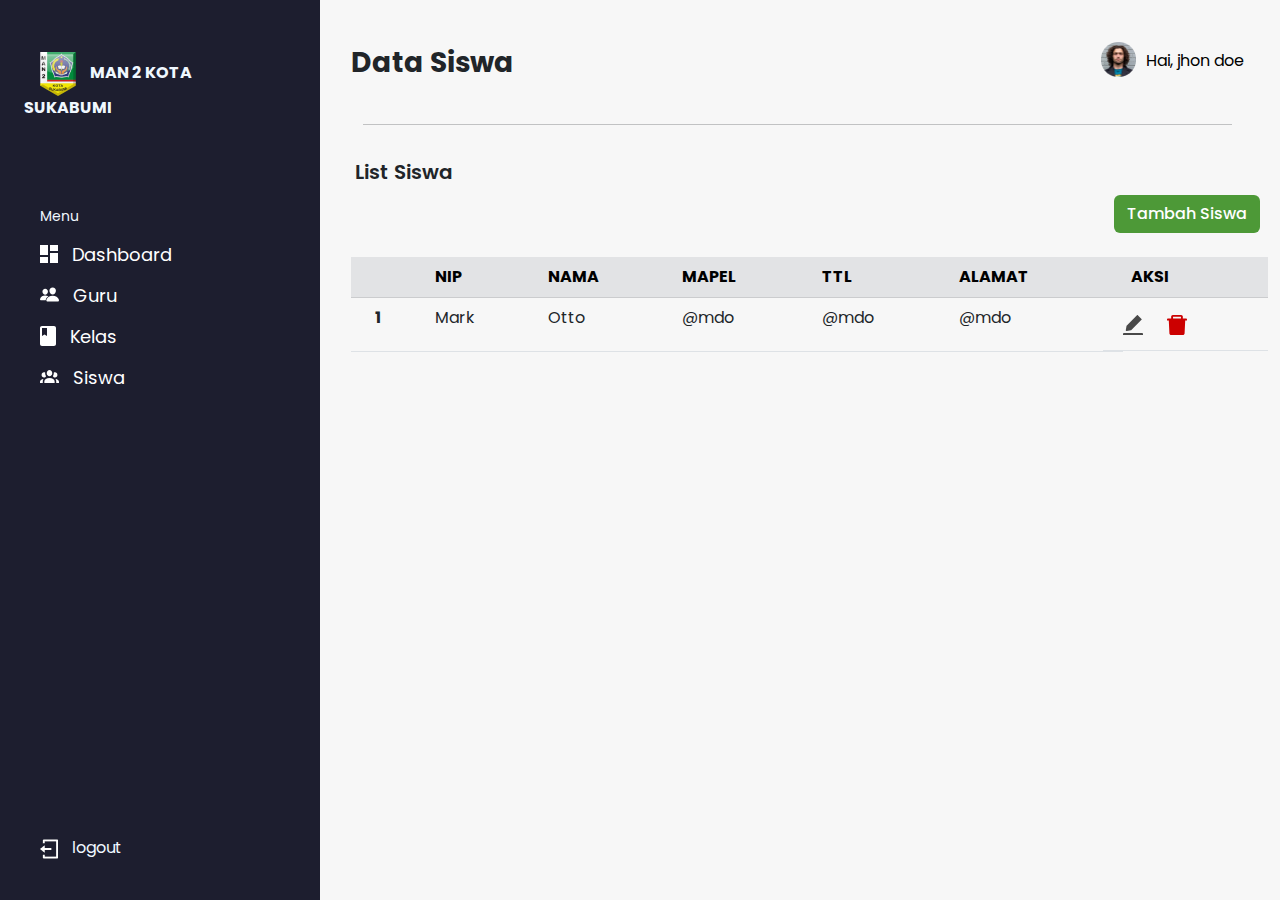
<file: pages/super_admin_siswa.html>
<!DOCTYPE html>
<html lang="en">
  <head>
    <meta charset="UTF-8" />
    <meta http-equiv="X-UA-Compatible" content="IE=edge" />
    <meta name="viewport" content="width=device-width, initial-scale=1.0" />
    <link rel="stylesheet" href="../src/css/bootstrap.min.css" />
    <link rel="stylesheet" href="../styles/index.css" />
    <title>Super Admin</title>
  </head>
  <body>
    <main class="containner" id="dashboard">
      <div class="sidebar d-none d-md-none d-lg-block position-fixed">
        <div class="header p-4">
          <div class="list-item">
            <a href="#" class="p-3">
              <img src="/assets/logo-man-2.png" alt="" class="icon" />
              <span class="text-judul">MAN 2 KOTA SUKABUMI</span>
            </a>

            <div class="main">
              <ul class="list p-3">
                <li class="menu">Menu</li>
                <li class="menu-das">
                  <a href="super_admin.html">
                    <img src="/assets/logo dash.png" alt="" class="icon2" />
                    <span class="text-das align-text-top">Dashboard</span>
                  </a>
                </li>
                <li class="menu-das">
                  <a href="super_admin_guru.html">
                    <img src="/assets/guru-logo.svg" alt="" class="icon2" />
                    <span class="text-das align-text-top">Guru</span>
                  </a>
                </li>
                <li class="menu-das">
                  <a href="super_admin_kelas.html">
                    <img src="/assets/logo-kelas.svg" alt="" class="icon2" />
                    <span class="text-das align-text-top">Kelas</span>
                  </a>
                </li>
                <li class="menu-das">
                  <a href="#">
                    <img src="/assets/siswa-logo.svg" alt="" class="icon2" />
                    <span class="text-das align-text-top">Siswa</span>
                  </a>
                </li>
              </ul>
            </div>
          </div>
          <footer>
            <a href="#" class="p-3">
              <img src="/assets/logout.png" alt="" class="icon-logout" />
              <span class="text-logout">logout</span>
            </a>
          </footer>
        </div>
      </div>

      <div class="main-content">
        <nav
          class="navbar navbar-light bg-white navbar-expand fixed-bottom d-lg-none p-0"
        >
          <ul class="navbar-nav nav-justified w-100">
            <li class="nav-item">
              <a href="super_admin.html" class="nav-link text-center">
                <img src="/assets/das-nav.svg" alt="" class="" />
                <span class="small d-block">Dashboard</span>
              </a>
            </li>
            <li class="nav-item">
              <a href="super_admin_guru.html" class="nav-link text-center">
                <img src="/assets/guru1-logo.svg" alt="" class="" />
                <span class="small d-block">Guru</span>
              </a>
            </li>
            <li class="nav-item">
              <a href="super_admin_kelas.html" class="nav-link text-center">
                <img src="/assets/kelas1-logo.svg" alt="" class="" />
                <span class="small d-block">Kelas</span>
              </a>
            </li>
            <li class="nav-item">
              <a href="#" class="nav-link text-center">
                <img src="/assets/siswa1-logo.svg" alt="" class="" />
                <span class="small d-block">Siswa</span>
              </a>
            </li>

            <li class="nav-item dropup">
              <a
                href="#"
                class="nav-link text-center"
                role="button"
                id="dropdownMenuProfile"
                data-toggle="dropdown"
                aria-haspopup="true"
                aria-expanded="false"
              >
                <img src="/assets/log-nav.svg" alt="" class="" />
                <span class="small d-block">Logout</span>
              </a>
            </li>
          </ul>
        </nav>

        <!-- end -->

        <div class="container-fluid d-flex justify-content-between mt-2">
          <span class="d-lg-none img-tab p-3">
            <img src="/assets/logo-man-2.png" alt="" />
          </span>
          <p
            class="navbar-brand-title p-4 pt-4 text-decoration-none d-none d-sm-none d-lg-block"
          >
            Data Siswa
          </p>
          <a class="navbar-brand p-4 pt-4 d-flex" href="#">
            <img
              src="/assets/foto-profil.png"
              alt=""
              class="d-inline-block img-profile"
            />
            <p class="text-profile align-text-top d-none d-sm-none d-md-block">
              Hai, jhon doe
            </p>
          </a>
        </div>
        <hr class="mt-0 mx-5" />

        <section id="Jadwal">
          <div class="container">
            <div class="row">
              <div class="col-12 mt-3">
                <span class="title-card">List Siswa</span>
              </div>
            </div>

            <!-- table -->

            <!-- modal -->

            <div class="btn-add d-flex justify-content-end me-2 mb-2">
              <button
                type="button"
                class="btn btn-tambah-guru mt-2"
                data-bs-toggle="modal"
                data-bs-target="#staticBackdrop"
              >
                Tambah Siswa
              </button>
            </div>

            <div
              class="modal fade"
              id="staticBackdrop"
              data-bs-backdrop="static"
              data-bs-keyboard="false"
              tabindex="-1"
              aria-labelledby="staticBackdropLabel"
              aria-hidden="true"
            >
              <div class="modal-dialog">
                <div class="modal-content p-3">
                  <div class="modal-header ms-2">
                    <span class="modal-title" id=""> Tambah Data Siswa </span>
                    <button
                      type="button"
                      class="btn-close"
                      data-bs-dismiss="modal"
                      aria-label="Close"
                    ></button>
                  </div>

                  <div class="modal-body mt-0">
                    <!-- modal body -->
                    <form>
                      <div class="form-group my-2">
                        <label for="NISN" class="mb-2">NISN</label>
                        <input
                          type="number"
                          class="form-control"
                          id="nisn"
                          placeholder="Masukan NISN"
                        />
                      </div>
                      <div class="form-group my-2">
                        <label for="name-siswa" class="my-2">Nama</label>
                        <input
                          type="text"
                          class="form-control"
                          id="name-siswa"
                          placeholder="Masukan Nama"
                        />
                      </div>
                      <div class="form-group">
                        <label for="kelas" class="my-2">Kelas</label>
                        <select class="form-control" id="kelas">
                          <option>Pilih Kelas</option>
                          <option>Kelas 10</option>
                          <option>Kelas 11</option>
                          <option>Kelas 12</option>
                        </select>
                      </div>
                      <div class="form-group my-2">
                        <label for="ttl-siswa" class="my-2"
                          >Tanggal Lahir</label
                        >
                        <input
                          type="date"
                          class="form-control"
                          id="ttl-siswa"
                        />
                      </div>
                      <div class="form-group my-2">
                        <label for="alamat-siswa" class="my-2">Alamat</label>
                        <textarea
                          class="form-control"
                          id="alamat-siswa"
                          rows="3"
                          placeholder="Masukan Alamat Lengkap"
                        ></textarea>
                      </div>
                    </form>
                  </div>

                  <div class="modal-footer">
                    <button type="button" class="btn btn-submit-laporan w-100">
                      <a href="#" class="text-decoration-none text-light"
                        >Tambahkan Siswa</a
                      >
                    </button>
                  </div>
                </div>
              </div>
            </div>

            <!-- end modal -->

            <div class="table-responsive">
              <table class="table mx-4 mt-3">
                <thead class="table-secondary">
                  <tr>
                    <th scope="col"></th>
                    <th scope="col">NIP</th>
                    <th scope="col">NAMA</th>
                    <th scope="col">MAPEL</th>
                    <th scope="col">TTL</th>
                    <th scope="col">ALAMAT</th>
                    <th scope="col">AKSI</th>
                  </tr>
                </thead>
                <tbody>
                  <tr>
                    <th scope="row" class="ps-4">1</th>
                    <td>Mark</td>
                    <td>Otto</td>
                    <td>@mdo</td>
                    <td>@mdo</td>
                    <td>@mdo</td>
                    <td class="d-flex btn-aksi">
                      <button
                        type="button"
                        class="btn btn-edit-guru border-0"
                        data-bs-toggle="modal"
                        data-bs-target="#staticBackdrop1"
                      >
                        <img src="/assets/edit.svg" alt="" />
                      </button>

                      <!-- modal -->
                      <div
                        class="modal fade"
                        id="staticBackdrop1"
                        data-bs-backdrop="static"
                        data-bs-keyboard="false"
                        tabindex="-1"
                        aria-labelledby="staticBackdropLabel"
                        aria-hidden="true"
                      >
                        <div class="modal-dialog">
                          <div class="modal-content p-3">
                            <div class="modal-header ms-4">
                              <span class="modal-title" id="">
                                Edit Data Siswa
                              </span>
                              <button
                                type="button"
                                class="btn-close"
                                data-bs-dismiss="modal"
                                aria-label="Close"
                              ></button>
                            </div>

                            <div class="modal-body mt-0">
                              <!-- modal body -->
                              <form>
                                <div class="form-group my-2">
                                  <label for="NISN" class="mb-2">NISN</label>
                                  <input
                                    type="number"
                                    class="form-control"
                                    id="nisn"
                                    placeholder="Masukan NISN"
                                  />
                                </div>
                                <div class="form-group my-2">
                                  <label for="name-siswa" class="my-2"
                                    >Nama</label
                                  >
                                  <input
                                    type="text"
                                    class="form-control"
                                    id="name-siswa"
                                    placeholder="Masukan Nama"
                                  />
                                </div>
                                <div class="form-group">
                                  <label for="kelas" class="my-2">Kelas</label>
                                  <select class="form-control" id="kelas">
                                    <option>Pilih Kelas</option>
                                    <option>Kelas 10</option>
                                    <option>Kelas 11</option>
                                    <option>Kelas 12</option>
                                  </select>
                                </div>
                                <div class="form-group my-2">
                                  <label for="ttl-siswa" class="my-2"
                                    >Tanggal Lahir</label
                                  >
                                  <input
                                    type="date"
                                    class="form-control"
                                    id="ttl-siswa"
                                  />
                                </div>
                                <div class="form-group my-2">
                                  <label for="alamat-siswa" class="my-2"
                                    >Alamat</label
                                  >
                                  <textarea
                                    class="form-control"
                                    id="alamat-siswa"
                                    rows="3"
                                    placeholder="Masukan Alamat Lengkap"
                                  ></textarea>
                                </div>
                              </form>
                            </div>

                            <div class="modal-footer">
                              <button
                                type="button"
                                class="btn btn-submit-laporan w-100"
                              >
                                <a
                                  href="#"
                                  class="text-decoration-none text-light"
                                  >Edit Siswa</a
                                >
                              </button>
                            </div>
                          </div>
                        </div>
                      </div>
                      <!-- end -->

                      <button class="border-0 btn btn-delete-guru" id="">
                        <img src="/assets/delete1.svg" alt="" />
                      </button>
                    </td>
                  </tr>
                </tbody>
              </table>
            </div>
          </div>
        </section>
      </div>
    </main>
  </body>
  <script src="../src/js/bootstrap.bundle.js"></script>
</html>
</file>
<file: styles/login.css>
@import url("https://fonts.googleapis.com/css2?family=Poppins:wght@300;400;500;600;700;800;900&display=swap");

:root {
  --main-color: #4d9937;
  --second-color: #1d1e2f;
}

* {
  font-family: "Poppins", sans-serif;
  margin: 0;
  padding: 0;
  box-sizing: border-box;
  text-decoration: none;
}

a {
  text-decoration: none;
}

form {
  margin-top: 48px;
}

/* Styling Login */
.form-input input {
  width: 400px;
  height: 45px;
  padding-left: 18px;
  margin-bottom: 20px;
  box-sizing: border-box;
  border: 1px solid #00000020;
  border-radius: 10px;
  outline: none;
  background: transparent;
}

.form-input input::placeholder {
  font-size: 15px;
}

.form-input input:focus,
.form-input input:valid {
  border: 2px solid var(--main-color);
}

.form-input input:focus::placeholder {
  color: #b3b3b3;
}

.custom-checkbox .custom-control-input:checked ~ .custom-control-label::before {
  background-color: var(--main-color) !important;
  border: 0px;
}

.form-box button[type="submit"] {
  margin-top: 10px;
  border: none;
  cursor: pointer;
  width: 400px;
  border-radius: 10px;
  background: var(--main-color);
  color: #fff;
  font-size: 90%;
  font-weight: bold;
  letter-spacing: 0.1rem;
  transition: 0.5s;
  padding: 12px;
}

.form-box button[type="submit"]:hover {
  background: var(--main-color);
}

.button-submit a:hover {
  text-decoration: none;
}

.btn {
  height: 48px;
  margin-top: 40px !important;
}

.input-height {
  height: 48px !important;
}

.text-login {
  text-align: center;
  font-size: 30px;
  font-weight: 600;
  color: var(--second-color);
}

.text-form {
  text-align: center;
  font-size: 16px;
  font-weight: 400;
  color: #808080;
}

.form-container {
  margin-top: 0px;
  margin-left: 0px;
}

.logo-man {
  margin-left: 42%;
}

.img-login {
  height: 716px;
  width: 720px;
  object-fit: cover;
}

/* Responsive Design */

/* Small devices (landscape phones, 576px and up) */
@media (min-width: 576px) {
  .logo-man {
    margin-left: 47%;
  }
}

/* Large devices (desktops, 992px and up) */
@media (min-width: 992px) {
  .row > * {
    padding-left: 0px;
  }

  .text-login {
    text-align: left;
    font-size: 30px;
  }

  .text-form {
    text-align: left;
    font-size: 16px;
  }

  .logo-man {
    margin-left: 0%;
  }

  .img-login {
    height: 640px;
    width: 500px;
    object-fit: cover;
  }

  .form-container {
    margin-top: 20px;
    margin-left: 48px;
  }
}

/* X-Large devices (large desktops, 1200px and up) */
@media (min-width: 1200px) {
  .row > * {
    padding-left: 0px;
  }

  .form-container {
    margin-top: 40px;
    margin-left: 120px;
  }

  .logo-man {
    margin-left: 0%;
  }

  .img-login {
    height: 716px;
    width: 720px;
    object-fit: cover;
  }

  .text-login {
    text-align: left;
    font-size: 36px;
  }

  .text-form {
    text-align: left;
    font-size: 18px;
  }
}

/* XX-Large devices (larger desktops, 1400px and up) */
@media (min-width: 1400px) {
  .img-login {
    height: 716px;
    width: 720px;
    object-fit: cover;
  }

  .form-container {
    margin-top: 56px;
    margin-left: 110px;
  }
}
</file>
<file: styles/index.css>
@import url("https://fonts.googleapis.com/css2?family=Poppins:wght@300;400;500;600;700;800;900&display=swap");

:root {
  --main-color: #4d9937;
  --second-color: #1d1e2f;

  --main-font: "Poppins", sans-serif;
}

input[type='radio']:after {
  width: 15px;
  height: 15px;
  border-radius: 15px;
  top: -2px;
  left: -1px;
  position: relative;
  background-color: #d1d3d1;
  content: '';
  display: inline-block;
  visibility: visible;
  border: 2px solid white;
}

input[type='radio']:checked:after {
  width: 15px;
  height: 15px;
  border-radius: 15px;
  top: -2px;
  left: -1px;
  position: relative;
  background-color: var(--main-color);
  content: '';
  display: inline-block;
  visibility: visible;
  border: 2px solid white;
}

* {
  font-family: "Poppins", sans-serif;
  margin: 0;
  padding: 0;
  box-sizing: border-box;
}

body {
  background-color: #F7F7F7;
}

@media screen and (min-width: 948px){
  .main-content {
    margin-left: 315px;
  }
  .modal-title {
    margin-left: 118px;
  }
}
@media screen and (min-width: 436px){
  .modal-title {
    margin-left: 118px;
  }
}

@media screen and (max-width: 1026px) {
  .form-input input {
    width: 300px;
  }

  .form-box button[type="submit"] {
    width: 300px;
  }

  .card-body h4 {
    font-size: 26px;
  }
  p {
    font-size: 12px;
  }
}

@media screen and (max-width: 768px) {
  .form-input input {
    width: 100%;
  }

  .form-box button[type="submit"] {
    width: 100%;
  }

  .logo-man {
    margin-left: 44%;
  }

  .card-body h4,
  p {
    text-align: center;
  }
}

@media screen and (max-width: 425px){
}

/* login */
.image-container {
  background: url("/assets/Rectangle\ 44.svg") center no-repeat;
  background-size: cover;
  height: 100vh;
}

.logo-man {
  margin-top: 70px;
  margin-left: 20px;
  width: 50px;
  height: 62px;
}

.card-body h4 {
  margin-left: 20px;
  margin-bottom: 10px;
  font-size: 35px;
  font-weight: 700;
}

.text-login {
  color: #454b69;
  margin-left: 20px;
  font-size: 14px;
  padding-bottom: 20px;
}

.NIP {
  font-weight: 700;
}

.form-input {
  position: relative;
}

.form-input input {
  width: 400px;
  height: 45px;
  padding-left: 20px;
  margin-bottom: 20px;
  box-sizing: border-box;
  box-shadow: none;
  border: 1px solid #00000020;
  border-radius: 10px;
  outline: none;
  background: transparent;
}

.form-input span {
  position: absolute;
  top: 10px;
  padding-left: 15px;
  color: var(--main-bg-color);
}

.form-input input::placeholder {
  font-size: 15px;
  padding-left: 0px;
}

.form-input input:focus,
.form-input input:valid {
  border: 2px solid var(--main-color);
}

.form-input input:focus::placeholder {
  color: #454b69;
}

.Rem {
  padding-top: 4px;
  color: #454b69;
  font-size: 12px;
}

.custom-checkbox .custom-control-input:checked ~ .custom-control-label::before {
  background-color: var(--main-color) !important;
  border: 0px;
}

.form-box button[type="submit"] {
  margin-top: 10px;
  border: none;
  cursor: pointer;
  width: 400px;
  border-radius: 10px;
  background: var(--main-color);
  color: #fff;
  font-size: 90%;
  font-weight: bold;
  letter-spacing: 0.1rem;
  transition: 0.5s;
  padding: 12px;
}

.form-box button[type="submit"]:hover {
  background: var(--main-color);
}

.button-submit a:hover {
  text-decoration: none;
}

/* sidebar */

.containner {
  display: flex;
  min-height: 100vh;
}

.sidebar {
  padding-top: 28px;
  display: flex;
  min-height: 100vh;
  background-color: #1d1e2f;
  width: 320px;
}

.header a:hover {
  text-decoration: none;
}

.icon {
  width: 36px;
  height: 44px;
}

.text-judul {
  padding-left: 10px;
  font-size: 16px;
  font-weight: 700;
  color: aliceblue;
}

.list-item a {
  text-decoration: none;
}

.list {
  list-style-type: none;
  margin-top: 70px;
  color: aliceblue;
}

.menu {
  font-size: 14px;
  font-weight: 400;
}

.menu-das {
  margin-top: 14px;
}

.icon2 {
  padding-right: 10px;
}

.text-das {
  color: white;
  font-size: 18px;
}

.main-content {
  flex-grow: 1;
}

footer {
  position: absolute;
  bottom: 0;
  padding-bottom: 40px;
}

footer a {
  text-decoration: none;
}

.text-logout {
  padding-left: 10px;
  color: aliceblue;
}

/* card */
.main-content {
  margin-top: 10px;
  flex-grow: 1;
}

.title-card {
  margin-left: 28px;
  font-size: 20px;
  font-weight: 600;
}

.img-profile {
  margin-right: 10px;
  height: 35px;
  width: 35px;
}

.navbar-brand-title {
  font-weight: 700;
  font-size: 28px;
}

.text-profile {
  margin-top: 7px;
  font-weight: 400;
  font-size: 16px;
  color: black;
}

.card-jadwal {
  margin-top: 16px;
  background-color: white;
  position: relative;
  width: 100%;
  height: auto;
  padding: 24px;
  border-radius: 10px;
  text-align: center;
  align-items: center;
  box-shadow: 0 0 7px 3px rgba(0, 0, 0, 0.05);
  transition: all ease-in 0.2s;
}

.card-image {
  height: 30px;
  width: 30px;
}

.card-profile {
  font-weight: 600;
  color: black;
  font-size: 14px;
}

.card-matkul {
  border-radius: 8px;
  font-size: 12px;
  font-weight: 600;
  width: 60%;
  color: #4d9937;
  background-color: #eff8ec;
}

.p {
  text-align: left;
  font-size: 12px;
  font-weight: 600;
  color: black;
}

.card-unduh .mapel {
  color: rgb(100, 96, 96);
  font-size: 12px;
  text-align: left;
}

.card-unduh img {
  width: 18px;
  height: 18px;
}

.download {
  position: absolute;
  right: 0;
  padding-right: 24px;
}

.delete {
  font-size: 14px;
  font-weight: 300;
  position: absolute;
  right: 0;
  padding-right: 24px;
}

.button-unduh {
  margin-left: 22px;
  align-items: flex-end;
  font-size: 12px;
}

.button-unduh a {
  font-weight: 600;
  color: #4d9937;
}

.btn-lapor {
  font-size: 12px;
  color: #eff8ec;
  font-weight: 500;
  background-color: var(--main-color);
}
.btn-lapor:hover {
  border: 1px solid var(--main-color);
  background-color: white;
  color: var(--main-color);
}

.btn-lapor-guru {
  border: 1px solid var(--main-color);
  font-size: 12px;
  color: var(--main-color);
  font-weight: 500;
  background-color: white;
}
.btn-lapor-guru:hover {
  color: white;
  background-color: #4d9937;
}

.card-jadwal:hover {
  transition: all ease-in 0.3s;
  background-color: #eff8ec;
}

/* modal */
.modal-title {
  font-size: 18px;
  font-weight: 700;
}

.text-absen {
  font-weight: 500;
  text-align: left;
  font-size: 16px;
}

.text-keterangan {
  font-weight: 500;
  font-size: 16px;
  text-align: left;
}

.form-check {
  margin-top: -5px;
}

.form-check-label {
  font-size: 14px;
}

.inputan::-webkit-input-placeholder {
  font-size: 14px;
}

.btn-submit-laporan a {
  color: white;
}

.btn-submit-laporan {
  color: var(--main-color);
  font-weight: 600;
  font-size: 16px;
  height: 45px;
  background-color: var(--main-color);
}

.btn-submit-laporan:hover a {
  color: var(--main-color);
}

.text-absen-siswa {
  margin-top: -20px;
  font-weight: 500;
  text-align: left;
  font-size: 16px;
}

.p-siswa {
  color: rgb(145, 144, 144);
  font-size: 12px;
}

.img-tab {
  width: 32px;
  height: 36px;
}

nav ul li a span {
  font-size: 2px;
}

.chose-file {
  border: none;
}

.modal-guru img {
  height: 22px;
  width: 22px;
}

.mapel-guru {
  color: rgb(121, 117, 117);
  font-size: 14px;
  text-align: left;
}

.p-guru {
  text-align: left;
  font-size: 14px;
  font-weight: 600;
  color: black;
}

/* guru */
.btn-tambah-guru {
  width: auto;
  color: white;
  font-size: 16px;
  font-weight: 500;
  background-color: var(--main-color);
}

.btn-aksi {
  margin-left: -20px;
}
</file>
